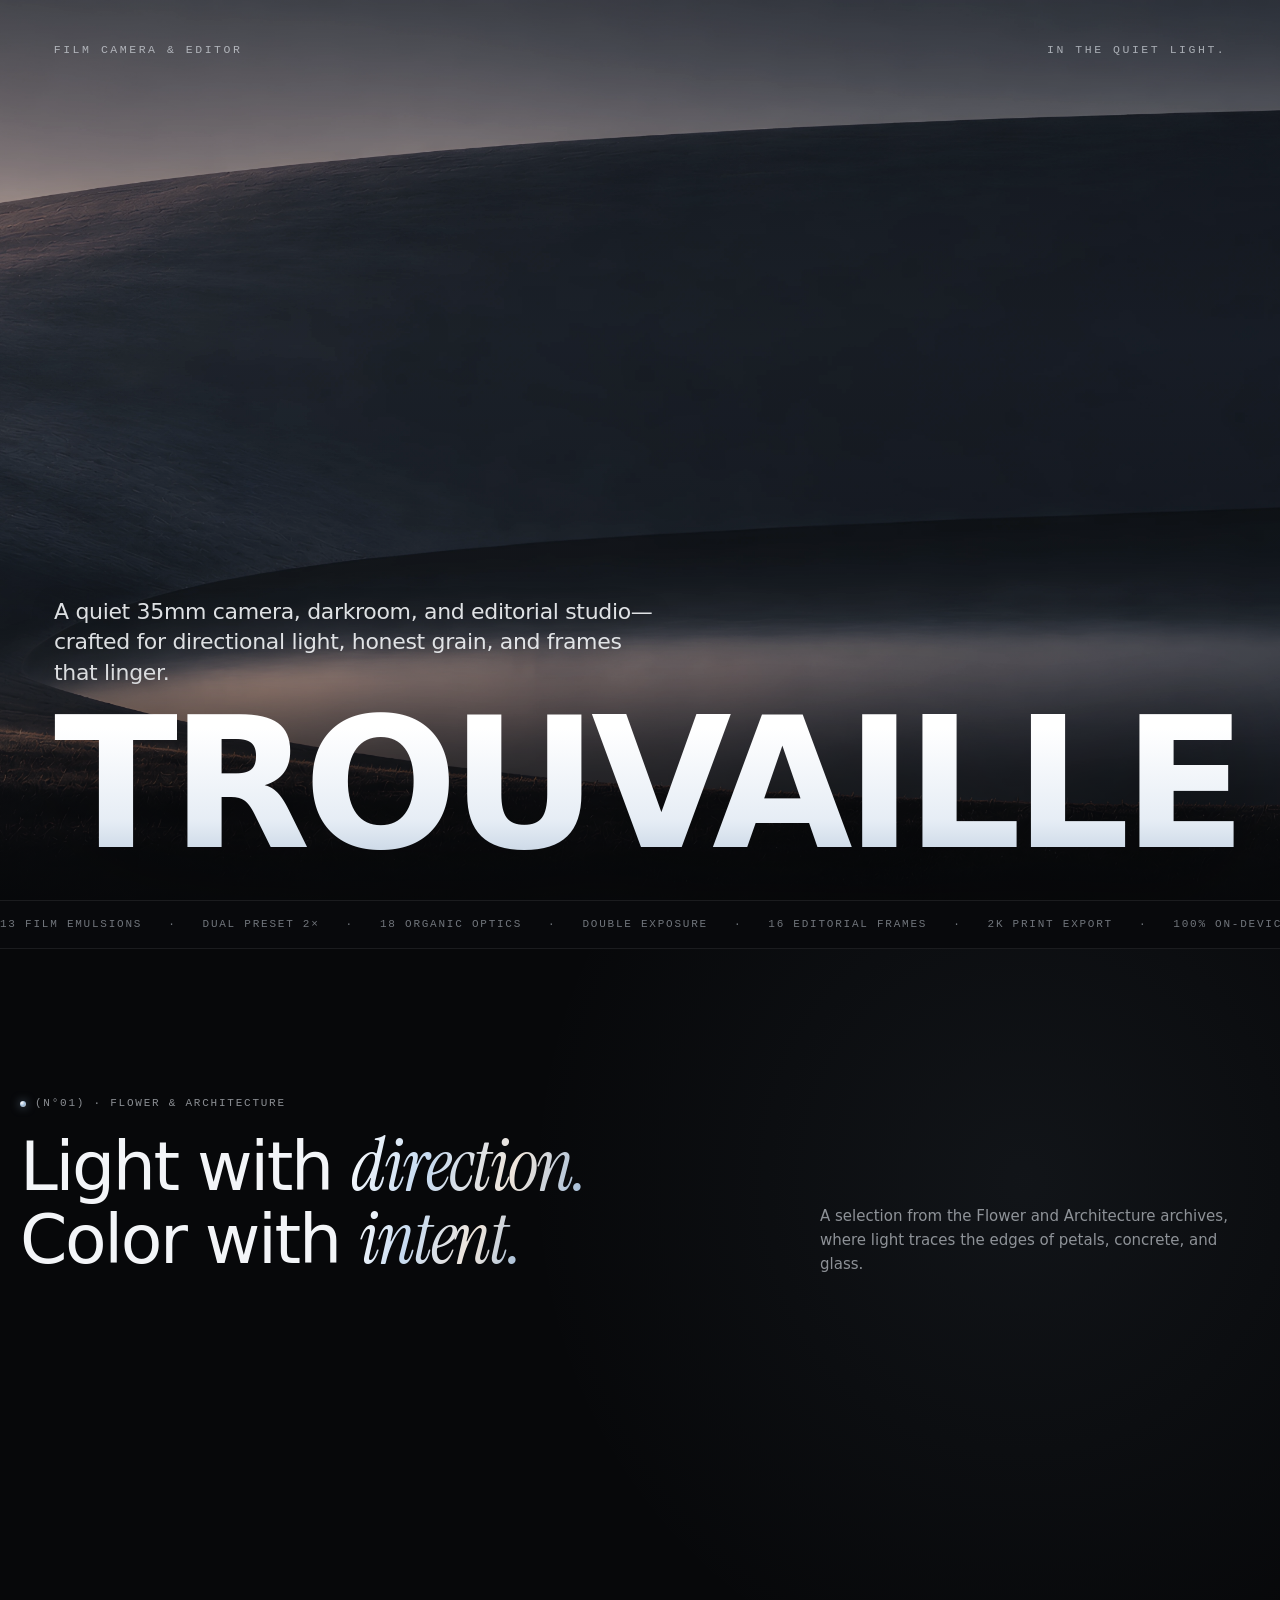
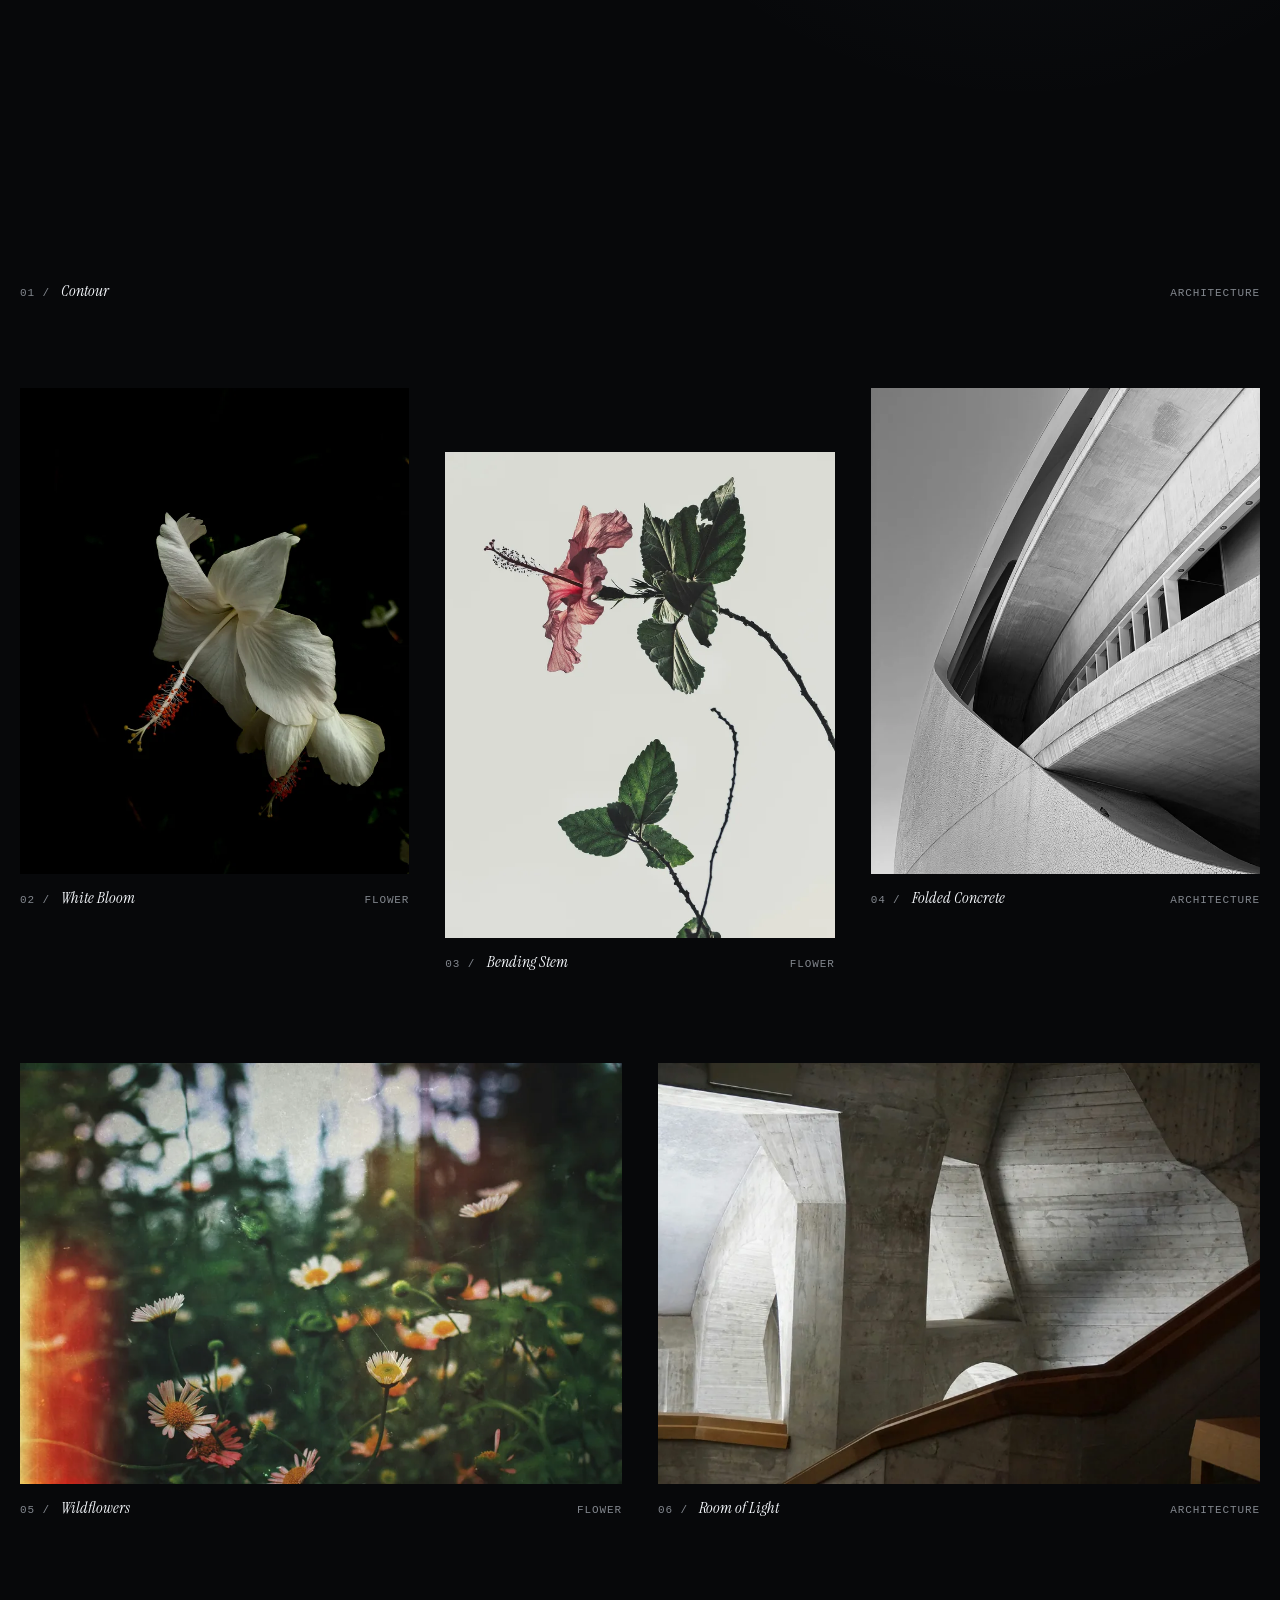
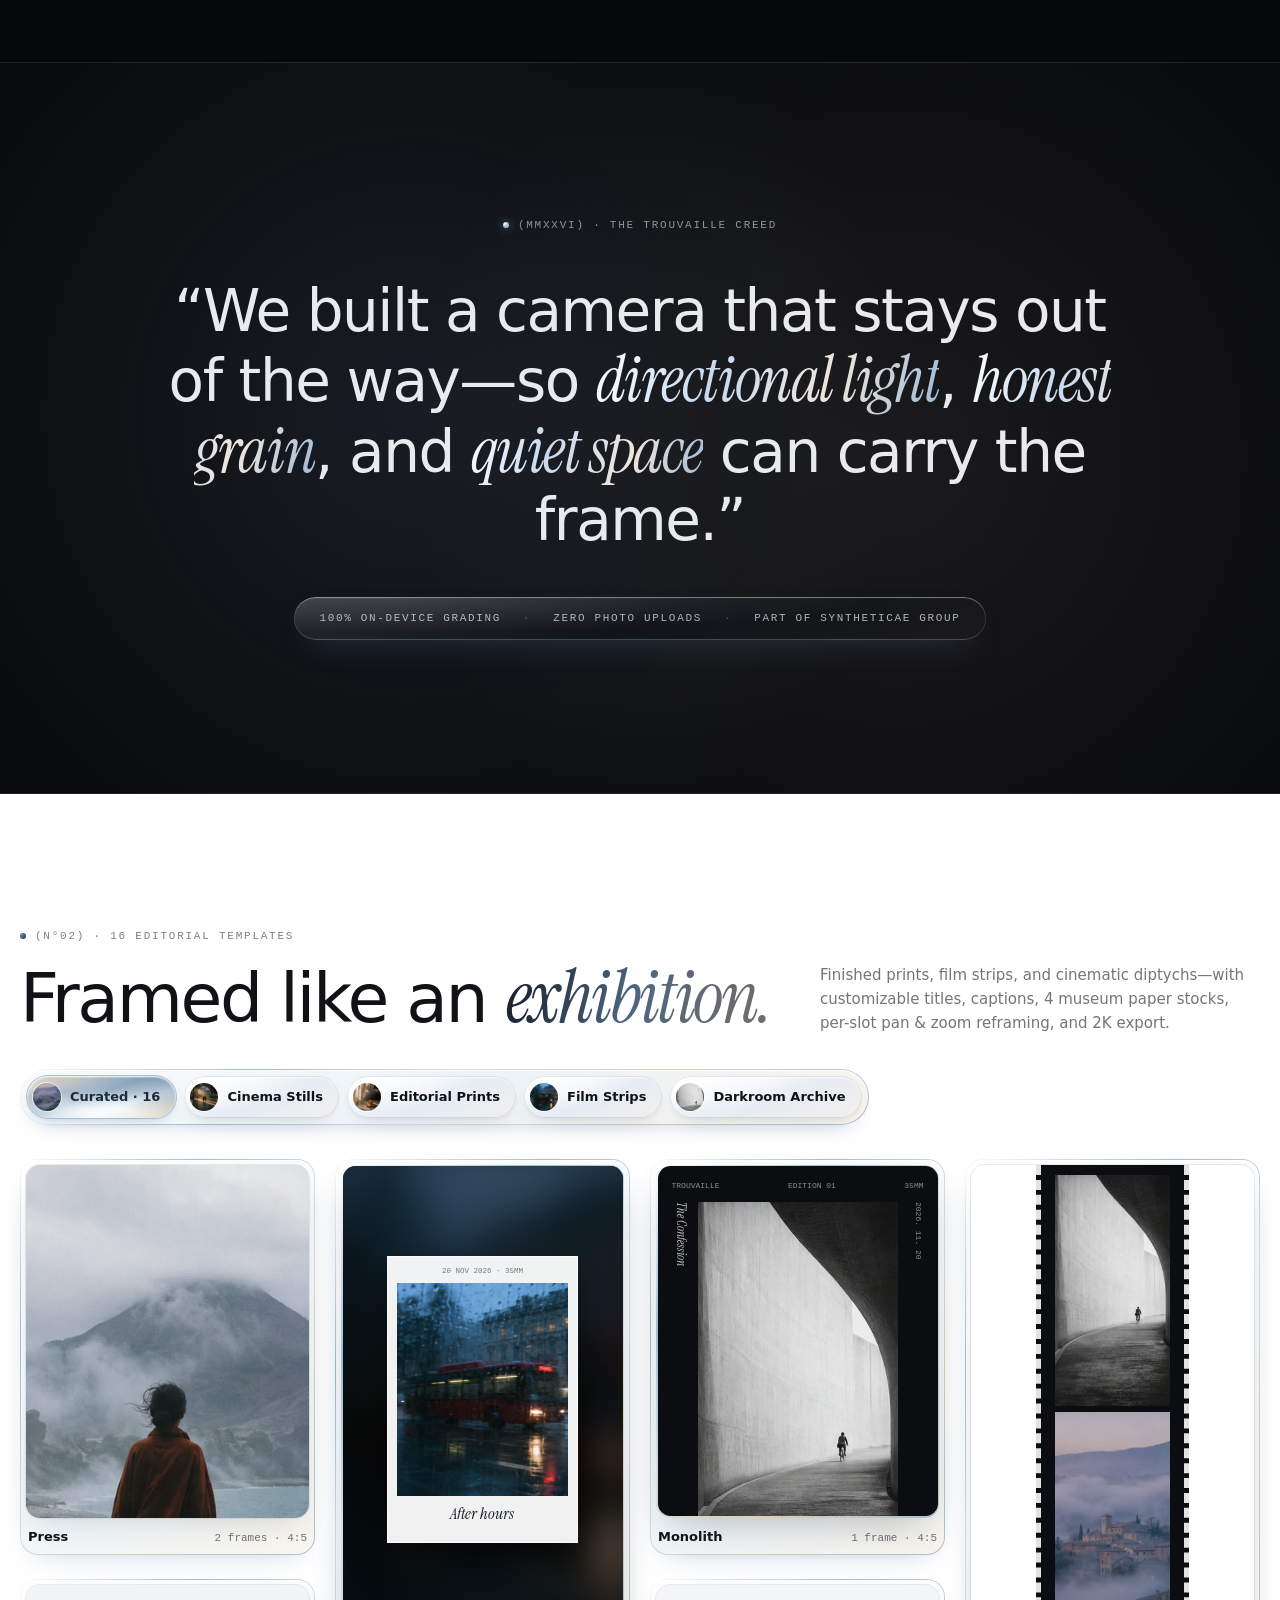
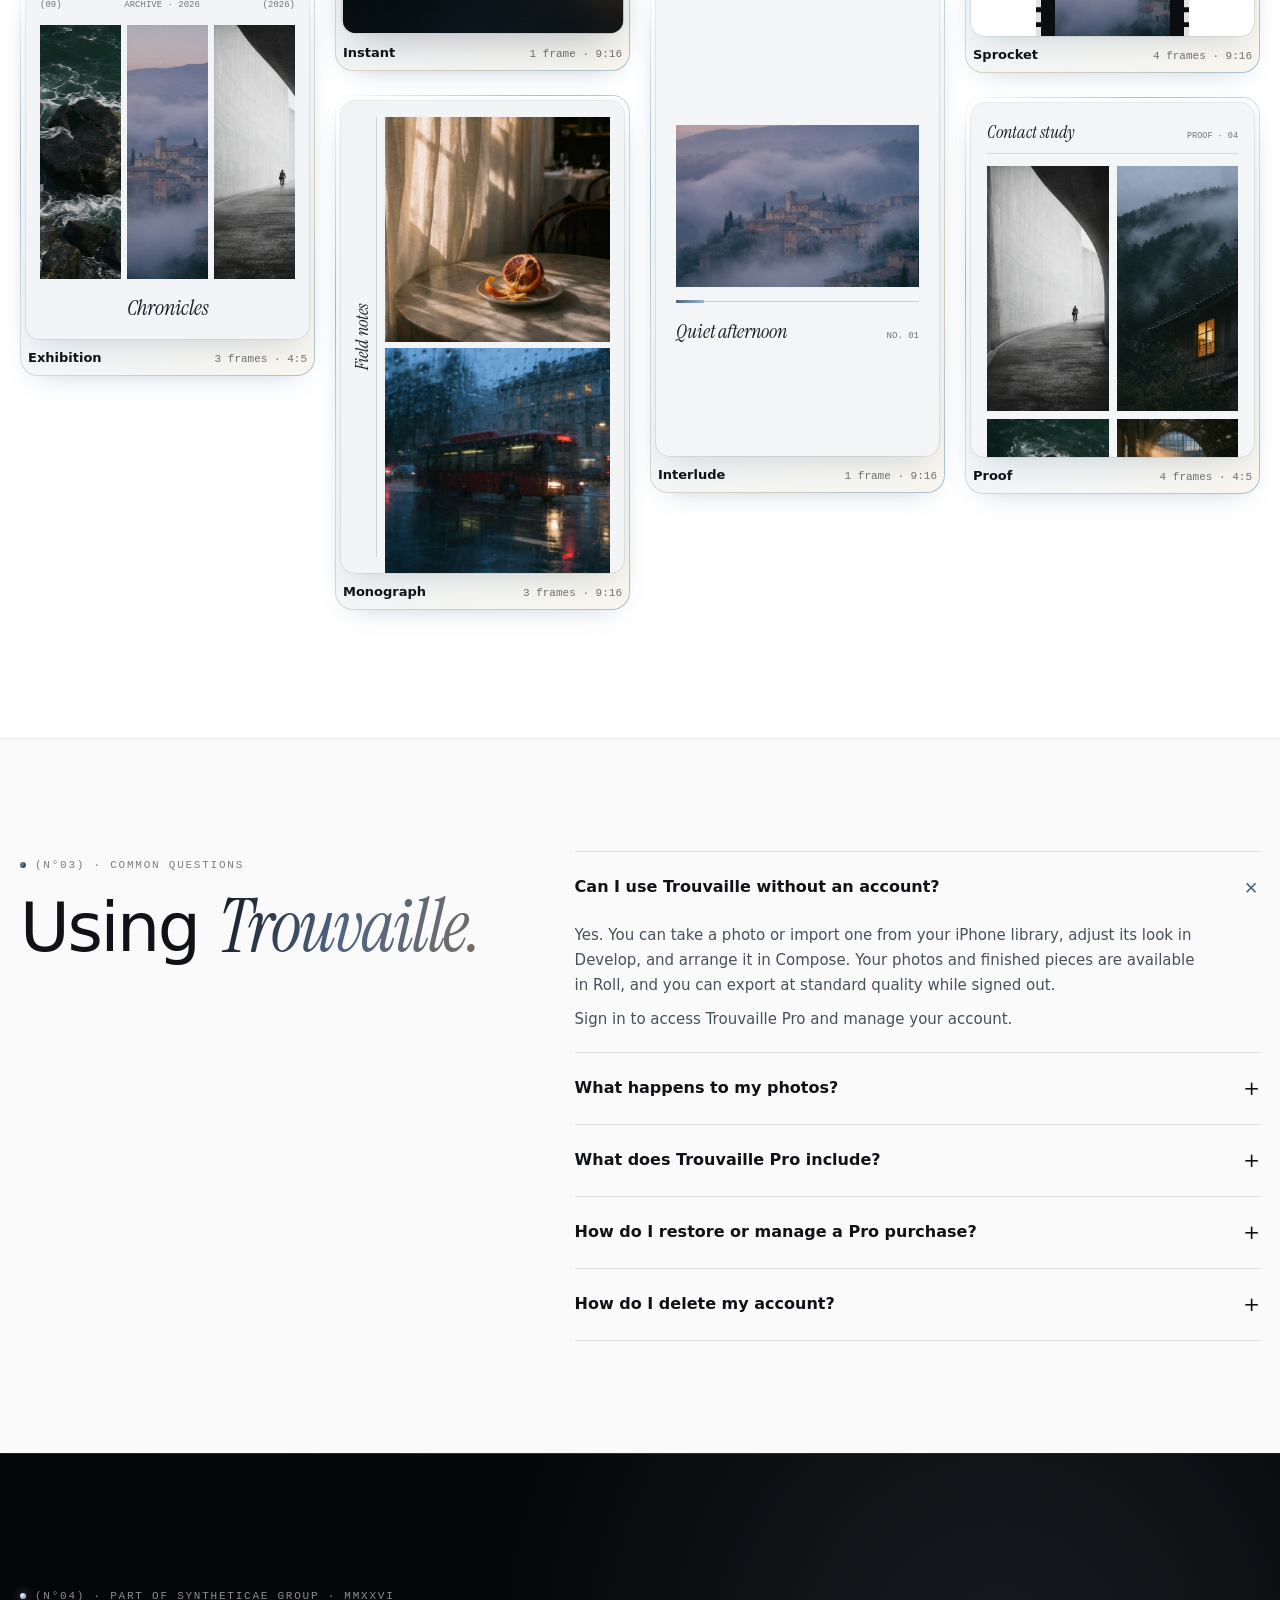
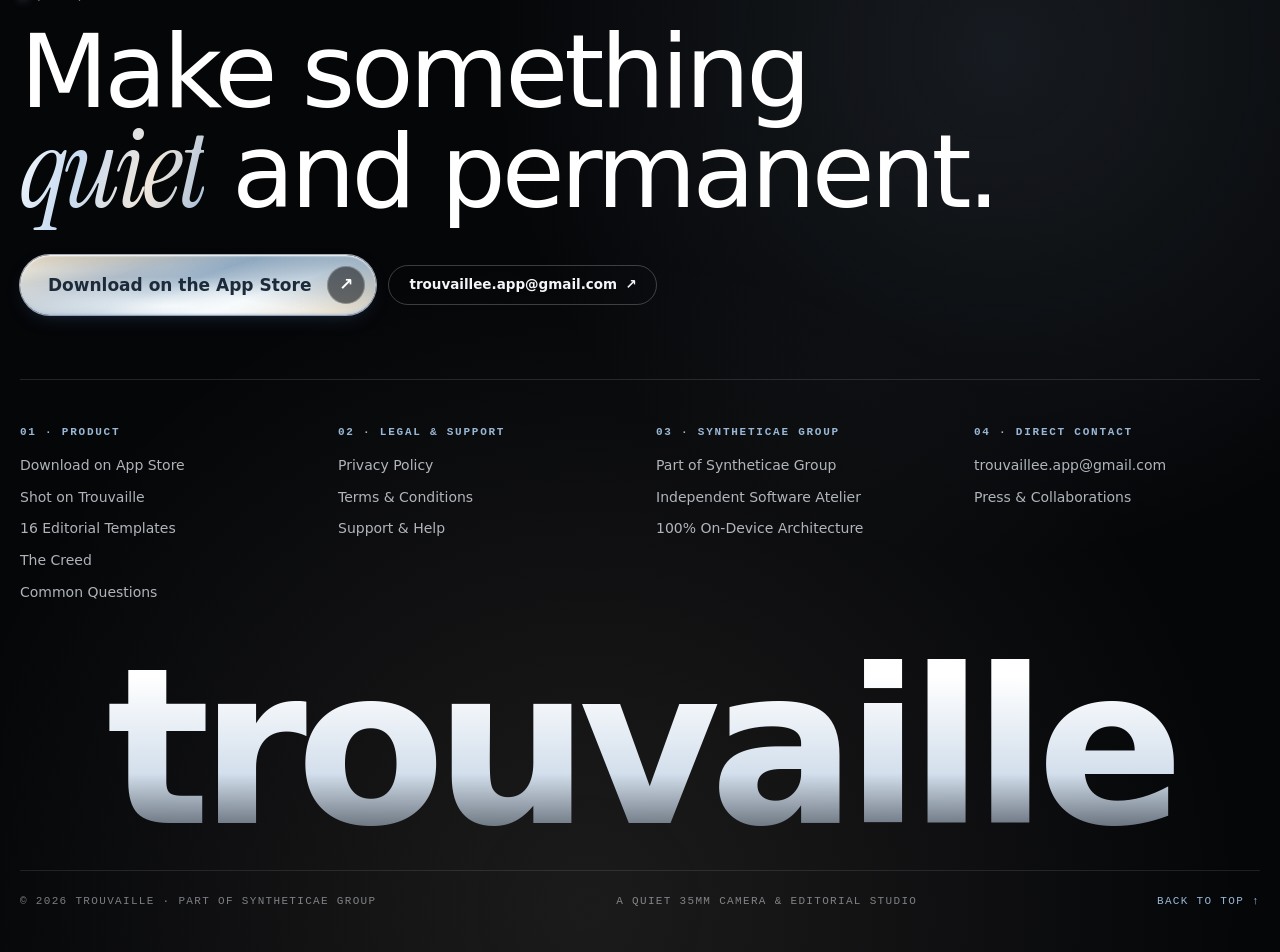
<file: index.html>
<!doctype html>
<html lang="en">
  <head>
    <meta charset="UTF-8" />
    <meta name="viewport" content="width=device-width, initial-scale=1.0" />
    <title>Trouvaille: Camera &amp; Editor</title>
    <meta
      name="description"
      content="Trouvaille is a film camera, photo editor, and composition studio for iPhone."
    />
    <meta property="og:title" content="Trouvaille: Camera &amp; Editor" />
    <meta
      property="og:description"
      content="Preview film looks as you shoot, develop your photos on your iPhone, and compose them as prints or strips."
    />
    <meta property="og:image" content="assets/photos/herosection.webp" />
    <meta property="og:url" content="https://trouvaille-web.trouvaillee-app.workers.dev/" />
    <link rel="canonical" href="https://trouvaille-web.trouvaillee-app.workers.dev/" />
    <link rel="icon" type="image/png" sizes="192x192" href="/assets/icon-192.png" />
    <link rel="stylesheet" href="styles.css" />
  </head>
  <body>
    <!-- Top 2px Scroll Progress Bar -->
    <div class="progress-bar" id="progressBar" aria-hidden="true">
      <div class="progress-bar__fill" id="progressFill"></div>
    </div>

    <!-- Floating Liquid Glass Wide Pill Navbar (Reveals past Hero) -->
    <header class="floating-nav" id="floatingNav" aria-label="Primary Navigation">
      <nav class="floating-nav__inner liquid-glass-clear">
        <a href="#top" class="floating-nav__brand" aria-label="Trouvaille home">
          <span class="floating-nav__word">Trouvaille</span>
        </a>
        <div class="floating-nav__links">
          <a href="#stills" data-nav="stills">Stills</a>
          <a href="#gallery" data-nav="gallery">Templates</a>
          <a href="#creed" data-nav="creed">Craft</a>
          <a href="#faq" data-nav="faq">FAQ</a>
        </div>
        <a href="https://apps.apple.com/id/app/trouvaille-camera-editor/id6837070541" target="_blank" rel="noopener noreferrer" class="pill-btn chromatic-metal floating-nav__cta">
          <span>App Store</span>
          <span aria-hidden="true">↗</span>
        </a>
      </nav>
    </header>

    <main id="top">
      <!-- ───────────── SECTION 01: HERO ───────────── -->
      <section class="hero" id="hero">
        <div class="hero__bg" id="heroBg" aria-hidden="true">
          <img src="assets/photos/herosection.webp" alt="" fetchpriority="high" />
          <div class="hero__scrim"></div>
        </div>

        <div class="hero__topline">
          <span>Film Camera &amp; Editor</span>
          <span>In the quiet light.</span>
        </div>

        <!-- Bottom Architectural Block: Quiet Tagline + Monumental Wordmark -->
        <div class="hero__bottom" id="heroText">
          <p class="hero__tagline">
            A quiet 35mm camera, darkroom, and editorial studio—crafted for directional light, honest grain, and frames that linger.
          </p>
          <h1 class="hero__wordmark">TROUVAILLE</h1>
        </div>
      </section>

      <!-- ───────────── SUBTLE EDITORIAL MARQUEE ───────────── -->
      <section class="marquee" aria-hidden="true">
        <div class="marquee__track">
          <span>13 Film Emulsions</span><span>·</span>
          <span>Dual Preset 2×</span><span>·</span>
          <span>18 Organic Optics</span><span>·</span>
          <span>Double Exposure</span><span>·</span>
          <span>16 Editorial Frames</span><span>·</span>
          <span>2K Print Export</span><span>·</span>
          <span>100% On-Device</span><span>·</span>
          <span>Part of Syntheticae Group</span><span>·</span>
          <span>13 Film Emulsions</span><span>·</span>
          <span>Dual Preset 2×</span><span>·</span>
          <span>18 Organic Optics</span><span>·</span>
          <span>Double Exposure</span><span>·</span>
          <span>16 Editorial Frames</span><span>·</span>
          <span>2K Print Export</span><span>·</span>
          <span>100% On-Device</span><span>·</span>
          <span>Part of Syntheticae Group</span><span>·</span>
        </div>
      </section>

      <!-- ───────────── SECTION 02: FILM STILLS EXHIBITION ───────────── -->
      <section class="stills-section" id="stills">
        <div class="container">
          <div class="stills-header reveal">
            <div>
              <div class="eyebrow">
                <span class="dot"></span>
                <span>(N°01) · FLOWER &amp; ARCHITECTURE</span>
              </div>
              <h2 class="section-title">
                Light with <em>direction.</em><br />
                Color with <em>intent.</em>
              </h2>
            </div>
            <p class="section-sub">
              A selection from the Flower and Architecture archives, where light traces the edges of petals, concrete, and glass.
            </p>
          </div>

          <figure class="still-hero reveal">
            <img
              class="still-photo"
              src="assets/stills/contour.webp"
              srcset="assets/stills/contour-small.webp 768w, assets/stills/contour.webp 1600w"
              sizes="(max-width: 1320px) calc(100vw - 40px), 1280px"
              width="1600"
              height="670"
              loading="lazy"
              decoding="async"
              alt="Sweeping terracotta cladding around an opening of blue sky."
            />
            <figcaption class="still-caption"><span>01 / <em>Contour</em></span><span>ARCHITECTURE</span></figcaption>
          </figure>

          <div class="stills-triptych reveal">
            <figure class="still-card">
              <img class="still-photo" src="assets/stills/white-bloom.webp" width="720" height="900" loading="lazy" decoding="async" alt="A pale flower with translucent petals against a dark background." />
              <figcaption class="still-caption"><span>02 / <em>White Bloom</em></span><span>FLOWER</span></figcaption>
            </figure>

            <figure class="still-card still-card--offset">
              <img class="still-photo" src="assets/stills/bending-stem.webp" width="720" height="900" loading="lazy" decoding="async" alt="Pink blossoms and a bent green stem on a pale backdrop." />
              <figcaption class="still-caption"><span>03 / <em>Bending Stem</em></span><span>FLOWER</span></figcaption>
            </figure>

            <figure class="still-card">
              <img class="still-photo" src="assets/stills/folded-concrete.webp" width="720" height="900" loading="lazy" decoding="async" alt="Curving concrete ramps in black and white, seen from below." />
              <figcaption class="still-caption"><span>04 / <em>Folded Concrete</em></span><span>ARCHITECTURE</span></figcaption>
            </figure>
          </div>

          <div class="stills-diptych reveal">
            <figure class="still-card">
              <img class="still-photo" src="assets/stills/wildflowers.webp" width="960" height="672" loading="lazy" decoding="async" alt="Wildflowers in a wooded clearing with an amber light leak at the edge." />
              <figcaption class="still-caption"><span>05 / <em>Wildflowers</em></span><span>FLOWER</span></figcaption>
            </figure>

            <figure class="still-card">
              <img class="still-photo" src="assets/stills/room-of-light.webp" width="960" height="672" loading="lazy" decoding="async" alt="Light falling between textured concrete walls and a dark timber railing." />
              <figcaption class="still-caption"><span>06 / <em>Room of Light</em></span><span>ARCHITECTURE</span></figcaption>
            </figure>
          </div>
        </div>
      </section>

      <!-- ───────────── SECTION 03: TROUVAILLE CREED ───────────── -->
      <section class="creed-section" id="creed">
        <div class="container creed-inner reveal">
          <div class="eyebrow">
            <span class="dot"></span>
            <span>(MMXXVI) · THE TROUVAILLE CREED</span>
          </div>
          <blockquote class="creed-quote">
            “We built a camera that stays out of the way—so <em>directional light</em>,
            <em>honest grain</em>, and <em>quiet space</em> can carry the frame.”
          </blockquote>
          <div class="creed-tenets liquid-glass">
            <span>100% On-Device Grading</span>
            <span class="creed-sep">·</span>
            <span>Zero Photo Uploads</span>
            <span class="creed-sep">·</span>
            <span>Part of Syntheticae Group</span>
          </div>
        </div>
      </section>

      <!-- ───────────── SECTION 04: TEMPLATE GALLERY ───────────── -->
      <section class="gallery-section" id="gallery">
        <div class="container">
          <div class="gallery-head reveal">
            <div>
              <div class="eyebrow eyebrow--light">
                <span class="dot"></span>
                <span>(N°02) · 16 EDITORIAL TEMPLATES</span>
              </div>
              <h2 class="section-title section-title--dark">
                Framed like an <em>exhibition.</em>
              </h2>
            </div>
            <p class="section-sub section-sub--dark">
              Finished prints, film strips, and cinematic diptychs—with customizable titles,
              captions, 4 museum paper stocks, per-slot pan &amp; zoom reframing, and 2K export.
            </p>
          </div>

          <div class="cosmos-bar reveal" id="galleryFilters" role="group" aria-label="Template categories">
            <button type="button" class="cosmos-pill liquid-glass-light is-active" data-filter="all" aria-pressed="true">
              <img src="assets/photos/hill-village.jpg" alt="" />
              <span>Curated · 16</span>
            </button>
            <button type="button" class="cosmos-pill liquid-glass-light" data-filter="cinema" aria-pressed="false">
              <img src="assets/photos/last-train.jpg" alt="" />
              <span>Cinema Stills</span>
            </button>
            <button type="button" class="cosmos-pill liquid-glass-light" data-filter="editorial" aria-pressed="false">
              <img src="assets/photos/blood-orange.jpg" alt="" />
              <span>Editorial Prints</span>
            </button>
            <button type="button" class="cosmos-pill liquid-glass-light" data-filter="strip" aria-pressed="false">
              <img src="assets/photos/rain-bus.jpg" alt="" />
              <span>Film Strips</span>
            </button>
            <button type="button" class="cosmos-pill liquid-glass-light" data-filter="archive" aria-pressed="false">
              <img src="assets/photos/concrete-passage.jpg" alt="" />
              <span>Darkroom Archive</span>
            </button>
          </div>

          <div class="museum-grid reveal" id="museumGrid">
            <article class="museum-item" data-cat="cinema">
              <div class="tpl-art tpl-press">
                <img src="assets/photos/volcanic-shore.jpg" alt="Press template upper still" loading="lazy" />
                <div class="tpl-press__band">
                  <small>DIRECTED BY YOU · AUTUMN ISSUE</small>
                  <strong>After the rain</strong>
                </div>
                <img src="assets/photos/last-train.jpg" alt="Press template lower still" loading="lazy" />
              </div>
              <div class="museum-meta"><strong>Press</strong><span>2 frames · 4:5</span></div>
            </article>

            <article class="museum-item" data-cat="editorial">
              <div class="tpl-art tpl-exhibition">
                <div class="tpl-exhibition__top"><span>(09)</span><span>ARCHIVE · 2026</span><span>(2026)</span></div>
                <div class="tpl-exhibition__row">
                  <img src="assets/photos/tideline.jpg" alt="" loading="lazy" />
                  <img src="assets/photos/hill-village.jpg" alt="" loading="lazy" />
                  <img src="assets/photos/concrete-passage.jpg" alt="" loading="lazy" />
                </div>
                <div class="tpl-exhibition__title">Chronicles</div>
              </div>
              <div class="museum-meta"><strong>Exhibition</strong><span>3 frames · 4:5</span></div>
            </article>

            <article class="museum-item" data-cat="strip">
              <div class="tpl-art tpl-art--chromatic"><div class="tpl-instant">
                <img src="assets/photos/rain-bus.jpg" alt="" class="tpl-instant__bg" loading="lazy" />
                <div class="tpl-instant__card">
                  <span>20 NOV 2026 · 35MM</span>
                  <img src="assets/photos/rain-bus.jpg" alt="Instant Polaroid template" loading="lazy" />
                  <em>After hours</em>
                </div>
              </div></div>
              <div class="museum-meta"><strong>Instant</strong><span>1 frame · 9:16</span></div>
            </article>

            <article class="museum-item" data-cat="editorial">
              <div class="tpl-art tpl-monograph">
                <div class="tpl-monograph__rail"><em>Field notes</em></div>
                <div class="tpl-monograph__col">
                  <img src="assets/photos/blood-orange.jpg" alt="" loading="lazy" />
                  <img src="assets/photos/rain-bus.jpg" alt="" loading="lazy" />
                  <img src="assets/photos/last-train.jpg" alt="" loading="lazy" />
                </div>
              </div>
              <div class="museum-meta"><strong>Monograph</strong><span>3 frames · 9:16</span></div>
            </article>

            <article class="museum-item" data-cat="cinema">
              <div class="tpl-art tpl-art--chromatic"><div class="tpl-monolith">
                <div class="tpl-monolith__top"><span>TROUVAILLE</span><span>EDITION 01</span><span>35MM</span></div>
                <div class="tpl-monolith__body">
                  <em class="tpl-monolith__left">The Confession</em>
                  <img src="assets/photos/concrete-passage.jpg" alt="Monolith poster template" loading="lazy" />
                  <span class="tpl-monolith__right">2026. 11. 20</span>
                </div>
              </div></div>
              <div class="museum-meta"><strong>Monolith</strong><span>1 frame · 4:5</span></div>
            </article>

            <article class="museum-item" data-cat="editorial">
              <div class="tpl-art tpl-interlude">
                <img src="assets/photos/hill-village.jpg" alt="Interlude story template" loading="lazy" />
                <div class="tpl-interlude__rule"><span></span></div>
                <div class="tpl-interlude__foot"><em>Quiet afternoon</em><small>NO. 01</small></div>
              </div>
              <div class="museum-meta"><strong>Interlude</strong><span>1 frame · 9:16</span></div>
            </article>

            <article class="museum-item" data-cat="strip">
              <div class="tpl-art tpl-sprocket">
                <div class="tpl-sprocket__strip">
                  <img src="assets/photos/concrete-passage.jpg" alt="" loading="lazy" />
                  <img src="assets/photos/hill-village.jpg" alt="" loading="lazy" />
                  <img src="assets/photos/tideline.jpg" alt="" loading="lazy" />
                  <img src="assets/photos/last-train.jpg" alt="" loading="lazy" />
                </div>
              </div>
              <div class="museum-meta"><strong>Sprocket</strong><span>4 frames · 9:16</span></div>
            </article>

            <article class="museum-item" data-cat="archive">
              <div class="tpl-art tpl-proof">
                <div class="tpl-proof__head"><em>Contact study</em><span>PROOF · 04</span></div>
                <div class="tpl-proof__grid">
                  <img src="assets/photos/concrete-passage.jpg" alt="" loading="lazy" />
                  <img src="assets/photos/lit-window.jpg" alt="" loading="lazy" />
                  <img src="assets/photos/tideline.jpg" alt="" loading="lazy" />
                  <img src="assets/photos/last-train.jpg" alt="" loading="lazy" />
                </div>
              </div>
              <div class="museum-meta"><strong>Proof</strong><span>4 frames · 4:5</span></div>
            </article>
          </div>
        </div>
      </section>

      <!-- ───────────── SECTION 05: FAQ ACCORDION ───────────── -->
      <section class="faq-section" id="faq">
        <div class="container faq-wrap">
          <div class="reveal">
            <div class="eyebrow eyebrow--light">
              <span class="dot"></span>
              <span>(N°03) · COMMON QUESTIONS</span>
            </div>
            <h2 class="section-title section-title--dark">
              Using <em>Trouvaille.</em>
            </h2>
          </div>

          <div class="faq-list reveal" id="faqList">
            <div class="faq-item is-open">
              <button type="button" class="faq-q" aria-expanded="true" aria-controls="faq-account">
                <span>Can I use Trouvaille without an account?</span>
                <span class="faq-icon" aria-hidden="true">+</span>
              </button>
              <div class="faq-a" id="faq-account">
                <div class="faq-a__body">
                  <p>Yes. You can take a photo or import one from your iPhone library, adjust its look in Develop, and arrange it in Compose. Your photos and finished pieces are available in Roll, and you can export at standard quality while signed out.</p>
                  <p>Sign in to access Trouvaille Pro and manage your account.</p>
                </div>
              </div>
            </div>

            <div class="faq-item">
              <button type="button" class="faq-q" aria-expanded="false" aria-controls="faq-uploads">
                <span>What happens to my photos?</span>
                <span class="faq-icon" aria-hidden="true">+</span>
              </button>
              <div class="faq-a" id="faq-uploads" inert>
                <div class="faq-a__body">
                  <p>Trouvaille processes your photos on your iPhone. When you save or share an export, you choose where it goes.</p>
                  <p>The <a href="privacy.html" class="text-link">Privacy Policy</a> explains how Trouvaille handles account and purchase data.</p>
                </div>
              </div>
            </div>

            <div class="faq-item">
              <button type="button" class="faq-q" aria-expanded="false" aria-controls="faq-pro">
                <span>What does Trouvaille Pro include?</span>
                <span class="faq-icon" aria-hidden="true">+</span>
              </button>
              <div class="faq-a" id="faq-pro" inert>
                <div class="faq-a__body">
                  <p>Pro adds Dual Preset, which lets you layer two looks, and full-resolution photo export in Develop. The camera, standard editing tools, and composition layouts are available without Pro.</p>
                  <p>Pro plans include monthly and yearly subscriptions and a one-time Lifetime purchase. The Trouvaille Pro screen shows the plans, billing periods, and prices provided by the App Store for your region.</p>
                </div>
              </div>
            </div>

            <div class="faq-item">
              <button type="button" class="faq-q" aria-expanded="false" aria-controls="faq-restore">
                <span>How do I restore or manage a Pro purchase?</span>
                <span class="faq-icon" aria-hidden="true">+</span>
              </button>
              <div class="faq-a" id="faq-restore" inert>
                <div class="faq-a__body">
                  <p>Sign in to Trouvaille and go to <strong>Profile → Trouvaille Pro → Restore Purchases</strong>. Make sure your iPhone is using the Apple Account that made the original purchase.</p>
                  <p>You can manage or cancel a subscription from your Apple Account. See the <a href="terms.html" class="text-link">Terms &amp; Conditions</a> for details on renewal, cancellation, and refunds.</p>
                </div>
              </div>
            </div>

            <div class="faq-item">
              <button type="button" class="faq-q" aria-expanded="false" aria-controls="faq-delete">
                <span>How do I delete my account?</span>
                <span class="faq-icon" aria-hidden="true">+</span>
              </button>
              <div class="faq-a" id="faq-delete" inert>
                <div class="faq-a__body">
                  <p>While signed in, go to <strong>Profile → Account → Delete Account</strong> and confirm. This removes your Trouvaille account and profile. You can remove photos and compositions from Roll separately.</p>
                  <p>If you have a subscription, manage it through Apple to stop future renewals. The <a href="privacy.html#choices" class="text-link">Privacy Policy</a> explains what happens to your data and how to contact support if you cannot sign in.</p>
                </div>
              </div>
            </div>
          </div>
        </div>
      </section>
    </main>

    <!-- ───────────── SECTION 06: MEGA ARCHITECTURAL FOOTER (SYNTHETICAE GROUP) ───────────── -->
    <footer class="mega-footer" id="contact">
      <div class="container">
        <div class="footer-hero reveal">
          <div class="eyebrow">
            <span class="dot"></span>
            <span>(N°04) · PART OF SYNTHETICAE GROUP · MMXXVI</span>
          </div>
          <h2 class="footer-title">
            Make something<br />
            <em>quiet</em> and permanent.
          </h2>
          <div class="footer-cta-row" id="download">
            <a href="https://apps.apple.com/id/app/trouvaille-camera-editor/id6837070541" target="_blank" rel="noopener noreferrer" class="footer-mail-pill chromatic-metal">
              <span>Download on the App Store</span>
              <span class="footer-mail-pill__icon" aria-hidden="true">↗</span>
            </a>
            <a href="mailto:trouvaillee.app@gmail.com" class="pill-btn pill-btn--ghost">
              <span>trouvaillee.app@gmail.com</span>
              <span aria-hidden="true">↗</span>
            </a>
          </div>
        </div>

        <div class="footer-grid">
          <div>
            <h4>01 · Product</h4>
            <ul>
              <li><a href="https://apps.apple.com/id/app/trouvaille-camera-editor/id6837070541" target="_blank" rel="noopener noreferrer">Download on App Store</a></li>
              <li><a href="#stills">Shot on Trouvaille</a></li>
              <li><a href="#gallery">16 Editorial Templates</a></li>
              <li><a href="#creed">The Creed</a></li>
              <li><a href="#faq">Common Questions</a></li>
            </ul>
          </div>
          <div>
            <h4>02 · Legal &amp; Support</h4>
            <ul>
              <li><a href="privacy.html">Privacy Policy</a></li>
              <li><a href="terms.html">Terms &amp; Conditions</a></li>
              <li><a href="support.html">Support &amp; Help</a></li>
            </ul>
          </div>
          <div>
            <h4>03 · Syntheticae Group</h4>
            <ul>
              <li><a href="https://syntheticae-website.thesyntheticae.workers.dev/" target="_blank" rel="noopener noreferrer">Part of Syntheticae Group</a></li>
              <li><span>Independent Software Atelier</span></li>
              <li><span>100% On-Device Architecture</span></li>
            </ul>
          </div>
          <div>
            <h4>04 · Direct Contact</h4>
            <ul>
              <li><a href="mailto:trouvaillee.app@gmail.com">trouvaillee.app@gmail.com</a></li>
              <li><a href="mailto:trouvaillee.app@gmail.com?subject=Trouvaille%20Press">Press &amp; Collaborations</a></li>
            </ul>
          </div>
        </div>

        <div class="footer-wordmark" aria-hidden="true">trouvaille</div>

        <div class="footer-bottom">
          <span>© 2026 Trouvaille · Part of Syntheticae Group</span>
          <span class="footer-bottom__mid">A quiet 35mm camera &amp; editorial studio</span>
          <a href="#top" class="footer-top-link">Back to top ↑</a>
        </div>
      </div>
    </footer>

    <script src="script.js"></script>
  </body>
</html>
</file>
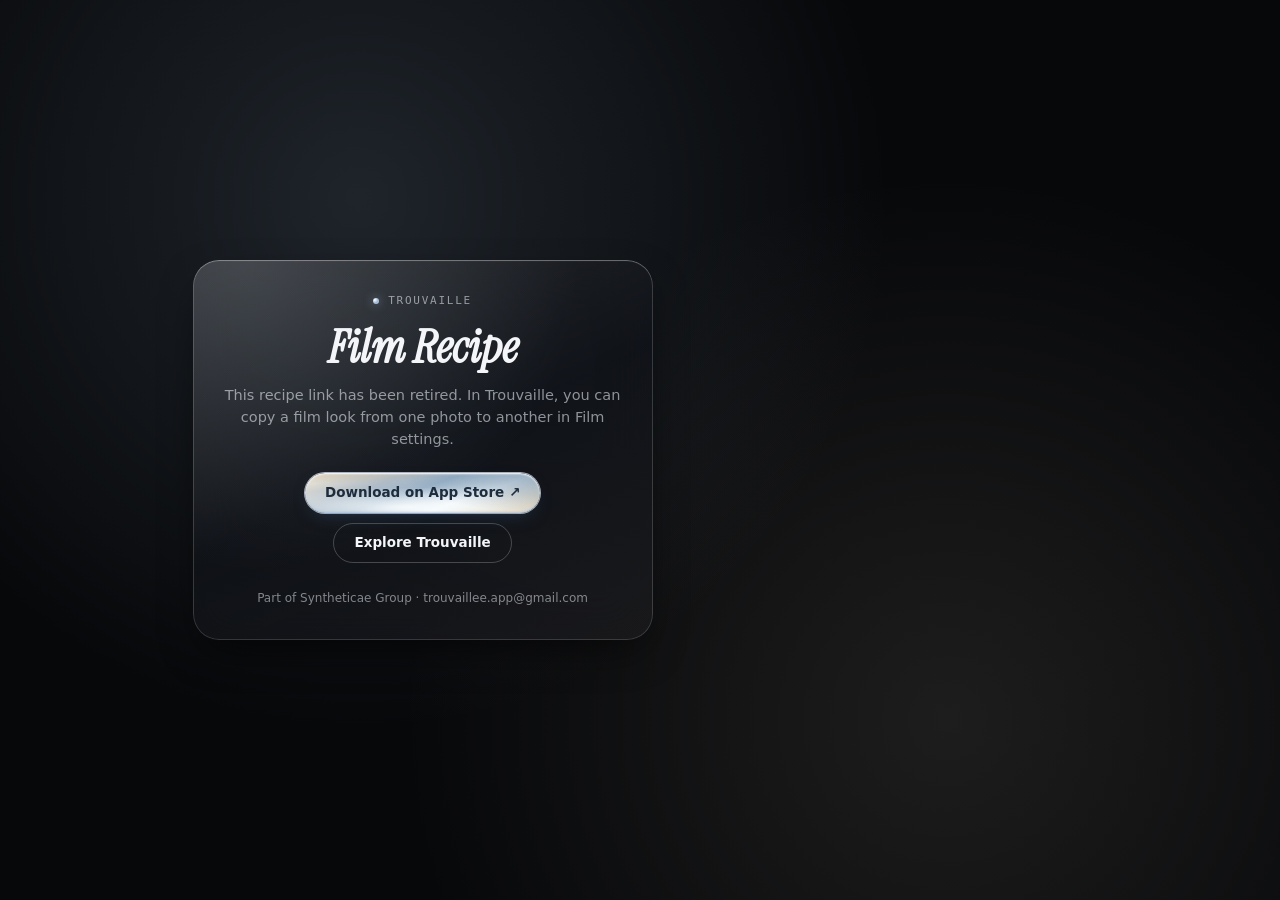
<file: r/index.html>
<!doctype html>
<html lang="en">
  <head>
    <meta charset="UTF-8" />
    <meta name="viewport" content="width=device-width, initial-scale=1.0" />
    <title>Film Recipe | Trouvaille</title>
    <meta name="description" content="Trouvaille film recipes can be copied between photos in the app." />
    <link rel="icon" type="image/png" sizes="192x192" href="/assets/icon-192.png" />
    <link rel="stylesheet" href="/styles.css" />
  </head>
  <body class="recipe-page-body">
    <main class="recipe-landing">
      <div class="recipe-card liquid-glass">
        <div class="eyebrow">
          <span class="dot"></span>
          <span>TROUVAILLE</span>
        </div>
        <h1 class="recipe-landing__title">Film Recipe</h1>
        <p class="recipe-landing__sub">
          This recipe link has been retired. In Trouvaille, you can copy a film look from one photo to another in Film settings.
        </p>
        <div class="recipe-landing__actions">
          <a href="https://apps.apple.com/id/app/trouvaille-camera-editor/id6837070541" target="_blank" rel="noopener noreferrer" class="pill-btn chromatic-metal">Download on App Store ↗</a>
          <a href="/" class="pill-btn pill-btn--ghost">Explore Trouvaille</a>
        </div>
        <p class="recipe-landing__foot">
          Part of Syntheticae Group · <a href="mailto:trouvaillee.app@gmail.com">trouvaillee.app@gmail.com</a>
        </p>
      </div>
    </main>
  </body>
</html>
</file>
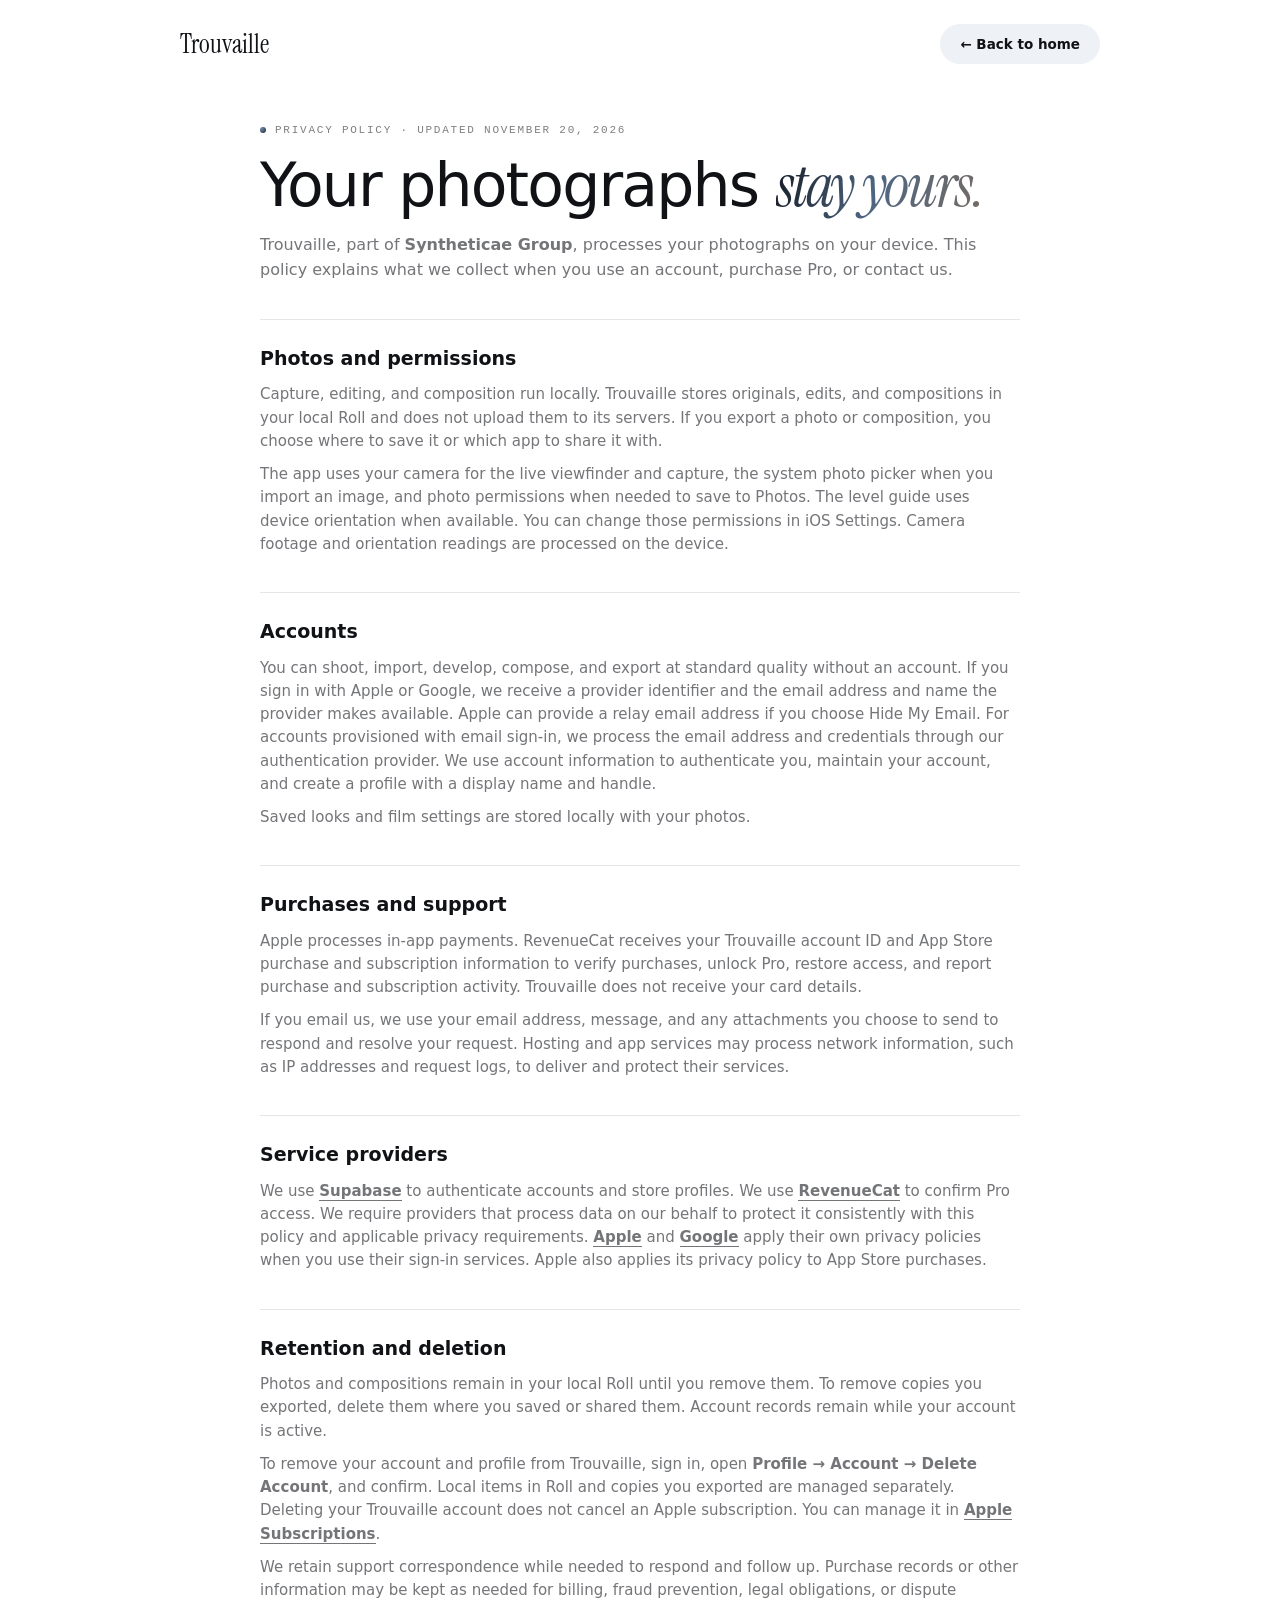
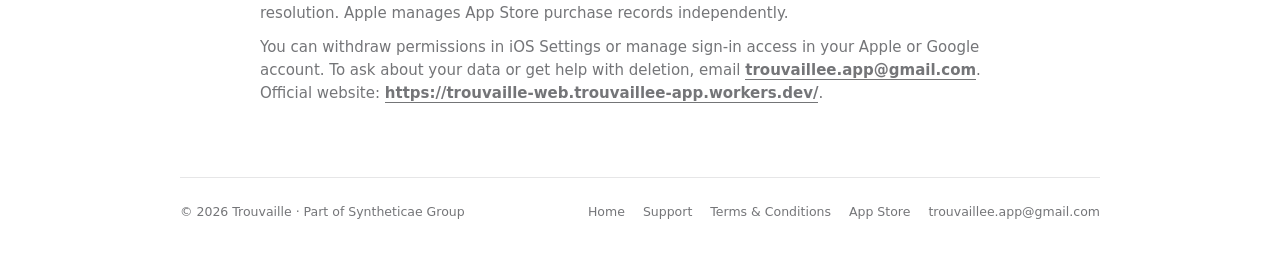
<file: privacy.html>
<!doctype html>
<html lang="en">
  <head>
    <meta charset="UTF-8" />
    <meta name="viewport" content="width=device-width, initial-scale=1.0" />
    <title>Privacy Policy | Trouvaille</title>
    <meta name="description" content="What Trouvaille stores on your device and how it handles accounts, purchases, and deletion." />
    <link rel="canonical" href="https://trouvaille-web.trouvaillee-app.workers.dev/privacy" />
    <link rel="icon" type="image/png" sizes="192x192" href="/assets/icon-192.png" />
    <link rel="stylesheet" href="styles.css" />
    <style>
      .legal-section p + p { margin-top: 10px; }
      .subpage-footer__links { flex-wrap: wrap; }
    </style>
  </head>
  <body class="subpage-body">
    <header class="subpage-nav">
      <a href="index.html" class="subpage-brand">
        <span>Trouvaille</span>
      </a>
      <a href="index.html" class="pill-btn pill-btn--light">← Back to home</a>
    </header>

    <main class="legal-main">
      <div class="eyebrow eyebrow--light">
        <span class="dot"></span>
        <span>PRIVACY POLICY · UPDATED NOVEMBER 20, 2026</span>
      </div>
      <h1 class="legal-title">Your photographs <em>stay yours.</em></h1>
      <p class="legal-lead">
        Trouvaille, part of <strong>Syntheticae Group</strong>, processes your photographs on your device. This policy explains what we collect when you use an account, purchase Pro, or contact us.
      </p>

      <section class="legal-section" id="photos">
        <h2>Photos and permissions</h2>
        <p>Capture, editing, and composition run locally. Trouvaille stores originals, edits, and compositions in your local Roll and does not upload them to its servers. If you export a photo or composition, you choose where to save it or which app to share it with.</p>
        <p>The app uses your camera for the live viewfinder and capture, the system photo picker when you import an image, and photo permissions when needed to save to Photos. The level guide uses device orientation when available. You can change those permissions in iOS Settings. Camera footage and orientation readings are processed on the device.</p>
      </section>

      <section class="legal-section" id="account">
        <h2>Accounts</h2>
        <p>You can shoot, import, develop, compose, and export at standard quality without an account. If you sign in with Apple or Google, we receive a provider identifier and the email address and name the provider makes available. Apple can provide a relay email address if you choose Hide My Email. For accounts provisioned with email sign-in, we process the email address and credentials through our authentication provider. We use account information to authenticate you, maintain your account, and create a profile with a display name and handle.</p>
        <p>Saved looks and film settings are stored locally with your photos.</p>
      </section>

      <section class="legal-section" id="purchases">
        <h2>Purchases and support</h2>
        <p>Apple processes in-app payments. RevenueCat receives your Trouvaille account ID and App Store purchase and subscription information to verify purchases, unlock Pro, restore access, and report purchase and subscription activity. Trouvaille does not receive your card details.</p>
        <p>If you email us, we use your email address, message, and any attachments you choose to send to respond and resolve your request. Hosting and app services may process network information, such as IP addresses and request logs, to deliver and protect their services.</p>
      </section>

      <section class="legal-section" id="services">
        <h2>Service providers</h2>
        <p>We use <a href="https://supabase.com/privacy" class="text-link">Supabase</a> to authenticate accounts and store profiles. We use <a href="https://www.revenuecat.com/privacy" class="text-link">RevenueCat</a> to confirm Pro access. We require providers that process data on our behalf to protect it consistently with this policy and applicable privacy requirements. <a href="https://www.apple.com/legal/privacy/" class="text-link">Apple</a> and <a href="https://policies.google.com/privacy" class="text-link">Google</a> apply their own privacy policies when you use their sign-in services. Apple also applies its privacy policy to App Store purchases.</p>
      </section>

      <section class="legal-section" id="choices">
        <h2>Retention and deletion</h2>
        <p>Photos and compositions remain in your local Roll until you remove them. To remove copies you exported, delete them where you saved or shared them. Account records remain while your account is active.</p>
        <p>To remove your account and profile from Trouvaille, sign in, open <strong>Profile → Account → Delete Account</strong>, and confirm. Local items in Roll and copies you exported are managed separately. Deleting your Trouvaille account does not cancel an Apple subscription. You can manage it in <a href="https://apps.apple.com/account/subscriptions" class="text-link">Apple Subscriptions</a>.</p>
        <p>We retain support correspondence while needed to respond and follow up. Purchase records or other information may be kept as needed for billing, fraud prevention, legal obligations, or dispute resolution. Apple manages App Store purchase records independently.</p>
        <p>You can withdraw permissions in iOS Settings or manage sign-in access in your Apple or Google account. To ask about your data or get help with deletion, email <a href="mailto:trouvaillee.app@gmail.com?subject=Trouvaille%20Privacy" class="text-link">trouvaillee.app@gmail.com</a>. Official website: <a href="https://trouvaille-web.trouvaillee-app.workers.dev/" class="text-link">https://trouvaille-web.trouvaillee-app.workers.dev/</a>.</p>
      </section>
    </main>

    <footer class="subpage-footer">
      <span>© 2026 Trouvaille · Part of Syntheticae Group</span>
      <div class="subpage-footer__links">
        <a href="index.html">Home</a>
        <a href="support.html">Support</a>
        <a href="terms.html">Terms &amp; Conditions</a>
        <a href="https://apps.apple.com/id/app/trouvaille-camera-editor/id6837070541" target="_blank" rel="noopener noreferrer">App Store</a>
        <a href="mailto:trouvaillee.app@gmail.com">trouvaillee.app@gmail.com</a>
      </div>
    </footer>
  </body>
</html>
</file>
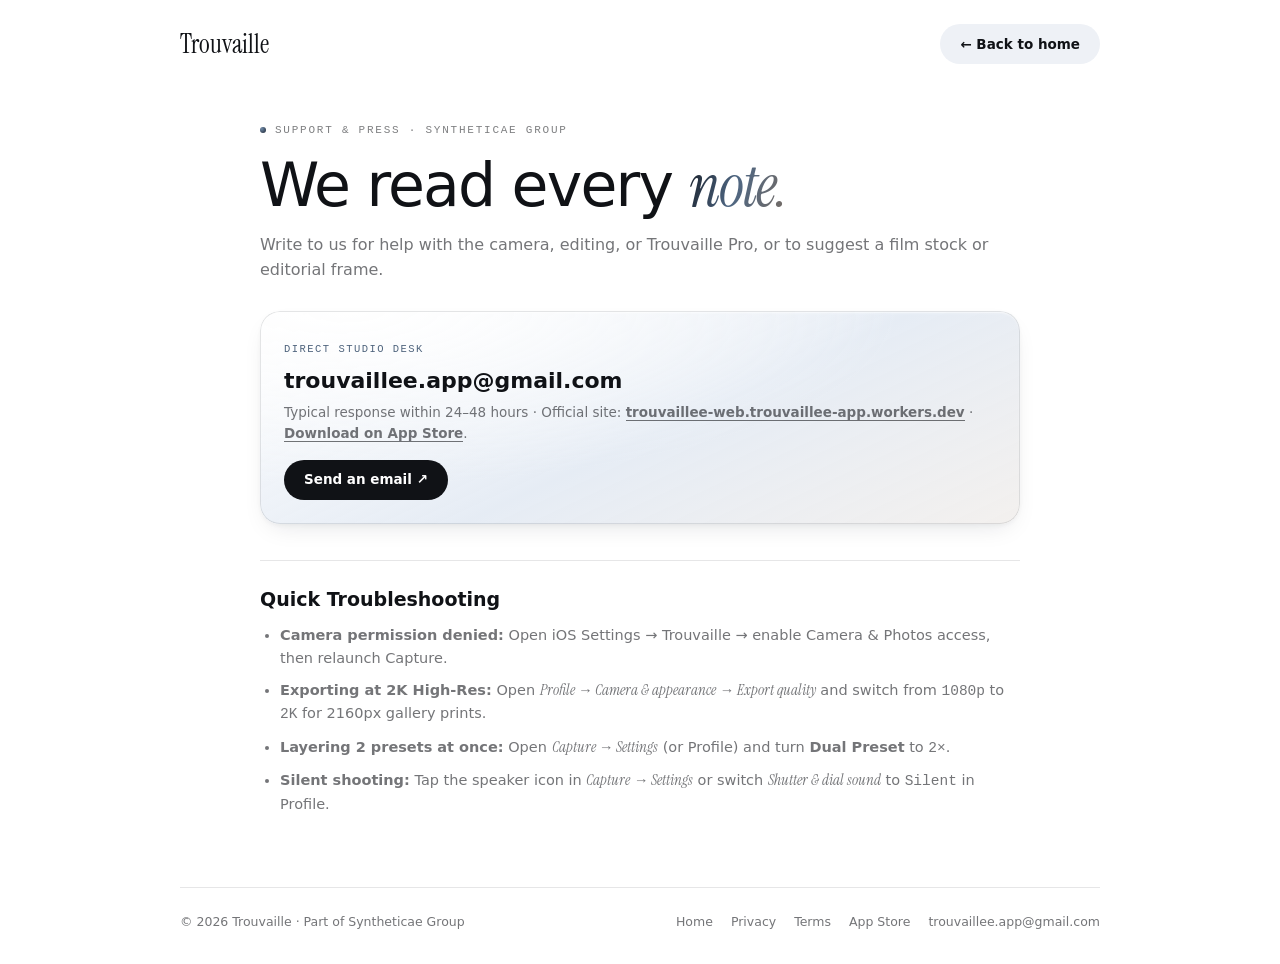
<file: support.html>
<!doctype html>
<html lang="en">
  <head>
    <meta charset="UTF-8" />
    <meta name="viewport" content="width=device-width, initial-scale=1.0" />
    <title>Support | Trouvaille</title>
    <meta name="description" content="Get support for Trouvaille, report bugs, or reach out for press and studio inquiries." />
    <link rel="canonical" href="https://trouvaille-web.trouvaillee-app.workers.dev/support" />
    <link rel="icon" type="image/png" sizes="192x192" href="/assets/icon-192.png" />
    <link rel="stylesheet" href="styles.css" />
  </head>
  <body class="subpage-body">
    <header class="subpage-nav">
      <a href="index.html" class="subpage-brand">
        <span>Trouvaille</span>
      </a>
      <a href="index.html" class="pill-btn pill-btn--light">← Back to home</a>
    </header>

    <main class="legal-main">
      <div class="eyebrow eyebrow--light">
        <span class="dot"></span>
        <span>SUPPORT &amp; PRESS · SYNTHETICAE GROUP</span>
      </div>
      <h1 class="legal-title">We read every <em>note.</em></h1>
      <p class="legal-lead">
        Write to us for help with the camera, editing, or Trouvaille Pro, or to suggest a film stock or editorial frame.
      </p>

      <div class="support-card liquid-glass-light">
        <div>
          <span class="support-card__eyebrow">DIRECT STUDIO DESK</span>
          <h2>trouvaillee.app@gmail.com</h2>
          <p>Typical response within 24–48 hours · Official site: <a href="https://trouvaille-web.trouvaillee-app.workers.dev/" class="text-link">trouvaillee-web.trouvaillee-app.workers.dev</a> · <a href="https://apps.apple.com/id/app/trouvaille-camera-editor/id6837070541" target="_blank" rel="noopener noreferrer" class="text-link">Download on App Store</a>.</p>
        </div>
        <a href="mailto:trouvaillee.app@gmail.com?subject=Trouvaille%20Support" class="pill-btn pill-btn--dark">
          Send an email ↗
        </a>
      </div>

      <section class="legal-section">
        <h2>Quick Troubleshooting</h2>
        <ul class="legal-list">
          <li><strong>Camera permission denied:</strong> Open iOS Settings → Trouvaille → enable Camera &amp; Photos access, then relaunch Capture.</li>
          <li><strong>Exporting at 2K High-Res:</strong> Open <em>Profile → Camera &amp; appearance → Export quality</em> and switch from <code>1080p</code> to <code>2K</code> for 2160px gallery prints.</li>
          <li><strong>Layering 2 presets at once:</strong> Open <em>Capture → Settings</em> (or Profile) and turn <strong>Dual Preset</strong> to <code>2×</code>.</li>
          <li><strong>Silent shooting:</strong> Tap the speaker icon in <em>Capture → Settings</em> or switch <em>Shutter &amp; dial sound</em> to <code>Silent</code> in Profile.</li>
        </ul>
      </section>
    </main>

    <footer class="subpage-footer">
      <span>© 2026 Trouvaille · Part of Syntheticae Group</span>
      <div class="subpage-footer__links">
        <a href="index.html">Home</a>
        <a href="privacy.html">Privacy</a>
        <a href="terms.html">Terms</a>
        <a href="https://apps.apple.com/id/app/trouvaille-camera-editor/id6837070541" target="_blank" rel="noopener noreferrer">App Store</a>
        <a href="mailto:trouvaillee.app@gmail.com">trouvaillee.app@gmail.com</a>
      </div>
    </footer>
  </body>
</html>
</file>
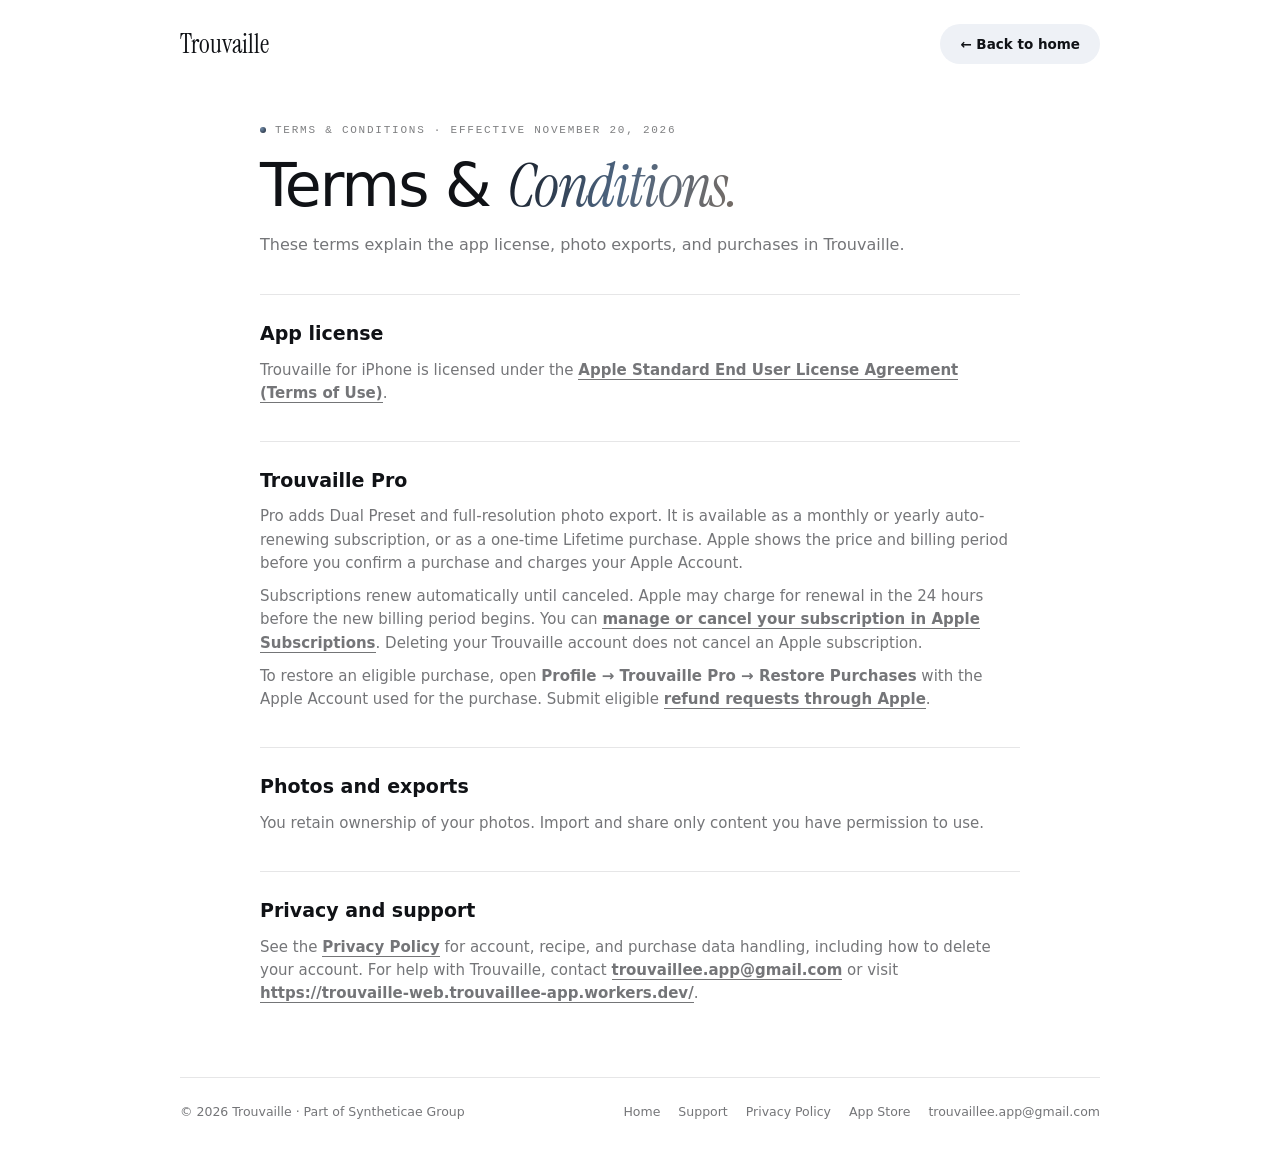
<file: terms.html>
<!doctype html>
<html lang="en">
  <head>
    <meta charset="UTF-8" />
    <meta name="viewport" content="width=device-width, initial-scale=1.0" />
    <title>Terms &amp; Conditions | Trouvaille</title>
    <meta name="description" content="Terms for using Trouvaille on iPhone, including the Apple app license and Trouvaille Pro purchases." />
    <link rel="canonical" href="https://trouvaille-web.trouvaillee-app.workers.dev/terms" />
    <link rel="icon" type="image/png" sizes="192x192" href="/assets/icon-192.png" />
    <link rel="stylesheet" href="styles.css" />
    <style>
      .legal-section p + p { margin-top: 10px; }
      .subpage-footer__links { flex-wrap: wrap; }
    </style>
  </head>
  <body class="subpage-body">
    <header class="subpage-nav">
      <a href="index.html" class="subpage-brand">
        <span>Trouvaille</span>
      </a>
      <a href="index.html" class="pill-btn pill-btn--light">← Back to home</a>
    </header>

    <main class="legal-main">
      <div class="eyebrow eyebrow--light">
        <span class="dot"></span>
        <span>TERMS &amp; CONDITIONS · EFFECTIVE NOVEMBER 20, 2026</span>
      </div>
      <h1 class="legal-title">Terms &amp; <em>Conditions.</em></h1>
      <p class="legal-lead">
        These terms explain the app license, photo exports, and purchases in Trouvaille.
      </p>

      <section class="legal-section" id="license">
        <h2>App license</h2>
        <p>Trouvaille for iPhone is licensed under the <a href="https://www.apple.com/legal/internet-services/itunes/dev/stdeula/" class="text-link">Apple Standard End User License Agreement (Terms of Use)</a>.</p>
      </section>

      <section class="legal-section" id="pro">
        <h2>Trouvaille Pro</h2>
        <p>Pro adds Dual Preset and full-resolution photo export. It is available as a monthly or yearly auto-renewing subscription, or as a one-time Lifetime purchase. Apple shows the price and billing period before you confirm a purchase and charges your Apple Account.</p>
        <p>Subscriptions renew automatically until canceled. Apple may charge for renewal in the 24 hours before the new billing period begins. You can <a href="https://apps.apple.com/account/subscriptions" class="text-link">manage or cancel your subscription in Apple Subscriptions</a>. Deleting your Trouvaille account does not cancel an Apple subscription.</p>
        <p>To restore an eligible purchase, open <strong>Profile → Trouvaille Pro → Restore Purchases</strong> with the Apple Account used for the purchase. Submit eligible <a href="https://reportaproblem.apple.com/" class="text-link">refund requests through Apple</a>.</p>
      </section>

      <section class="legal-section" id="recipes">
        <h2>Photos and exports</h2>
        <p>You retain ownership of your photos. Import and share only content you have permission to use.</p>
      </section>

      <section class="legal-section" id="contact">
        <h2>Privacy and support</h2>
        <p>See the <a href="privacy.html" class="text-link">Privacy Policy</a> for account, recipe, and purchase data handling, including how to delete your account. For help with Trouvaille, contact <a href="mailto:trouvaillee.app@gmail.com" class="text-link">trouvaillee.app@gmail.com</a> or visit <a href="https://trouvaille-web.trouvaillee-app.workers.dev/" class="text-link">https://trouvaille-web.trouvaillee-app.workers.dev/</a>.</p>
      </section>
    </main>

    <footer class="subpage-footer">
      <span>© 2026 Trouvaille · Part of Syntheticae Group</span>
      <div class="subpage-footer__links">
        <a href="index.html">Home</a>
        <a href="support.html">Support</a>
        <a href="privacy.html">Privacy Policy</a>
        <a href="https://apps.apple.com/id/app/trouvaille-camera-editor/id6837070541" target="_blank" rel="noopener noreferrer">App Store</a>
        <a href="mailto:trouvaillee.app@gmail.com">trouvaillee.app@gmail.com</a>
      </div>
    </footer>
  </body>
</html>
</file>
<file: styles.css>
/* ==========================================================================
   TROUVAILLE WEB v3 — Part of Syntheticae Group
   Chromatic Metal & Liquid Glass · Minimalist Hero · Film Stills
   ========================================================================== */

@font-face {
  font-family: "Instrument Serif";
  src: url("assets/fonts/InstrumentSerif-Regular.ttf") format("truetype");
  font-weight: 400;
  font-style: normal;
  font-display: swap;
}
@font-face {
  font-family: "Instrument Serif";
  src: url("assets/fonts/InstrumentSerif-Italic.ttf") format("truetype");
  font-weight: 400;
  font-style: italic;
  font-display: swap;
}

:root {
  --bg-dark: #07080a;
  --bg-creed: #0a0b0e;
  --bg-white: #ffffff;
  --ink-light: #f3f5f8;
  --ink-light-muted: rgba(235, 240, 247, 0.58);
  --ink-dark: #101216;
  --ink-dark-muted: rgba(16, 18, 22, 0.58);

  /* Chromatic Metal Palette (Zero Orange) */
  --chrome-white: #ffffff;
  --chrome-pearl: #e4d6c8;
  --chrome-silver: #cfcfcf;
  --chrome-blue: #9ab7d6;
  --chrome-slate: #4f647d;
  --chrome-deep: #111216;
  --chrome-grad-text: linear-gradient(108deg, #ffffff 0%, #c6daf0 34%, #efe5db 68%, #9cb9d8 100%);
  --chrome-grad-dark-text: linear-gradient(108deg, #121720 0%, #4e6682 48%, #776c63 100%);
  --chrome-border: linear-gradient(135deg, #fbfdff 0%, #a2bdcf 26%, #d6dfe4 48%, #daceb6 73%, #a8c1d2 100%);
  --chrome-surface:
    radial-gradient(ellipse 105% 100% at 14% -28%, rgba(176, 162, 135, 0.78), transparent 55%),
    radial-gradient(ellipse 75% 117% at 100% 5%, rgba(86, 120, 151, 0.58), transparent 78%),
    radial-gradient(ellipse 88% 65% at 43% 85%, rgba(251, 254, 255, 0.87), transparent 75%),
    linear-gradient(161deg, #ebe4d6 6%, #aebbc7 30%, #9db4c9 46%, #eef4f8 67%, #e0d4be 91%, #b9cddf 100%);
  --chrome-noise: url("data:image/svg+xml,%3Csvg viewBox='0 0 180 180' xmlns='http://www.w3.org/2000/svg'%3E%3Cfilter id='n'%3E%3CfeTurbulence type='fractalNoise' baseFrequency='0.92' numOctaves='3' stitchTiles='stitch'/%3E%3CfeColorMatrix type='saturate' values='0'/%3E%3C/filter%3E%3Crect width='100%25' height='100%25' filter='url(%23n)' opacity='0.55'/%3E%3C/svg%3E");

  --font-serif: "Instrument Serif", Georgia, "Times New Roman", serif;
  --font-sans: -apple-system, BlinkMacSystemFont, "SF Pro Display", "SF Pro Text", "Inter", system-ui, sans-serif;
  --font-mono: ui-monospace, "SF Mono", Menlo, Monaco, monospace;
  --ease: cubic-bezier(0.22, 1, 0.36, 1);
}

*, *::before, *::after { box-sizing: border-box; margin: 0; padding: 0; }
html { scroll-behavior: smooth; font-size: 16px; }
body {
  background: var(--bg-dark);
  color: var(--ink-light);
  font-family: var(--font-sans);
  line-height: 1.55;
  -webkit-font-smoothing: antialiased;
  overflow-x: hidden;
}
img { display: block; max-width: 100%; }
a { color: inherit; text-decoration: none; }
button { font: inherit; color: inherit; background: none; border: 0; cursor: pointer; }
em { font-style: italic; font-family: var(--font-serif); font-weight: 400; }

.container { width: min(100% - 40px, 1280px); margin-inline: auto; }

/* ── Signature Materials: Liquid Glass + Chromatic Metal ── */
.liquid-glass {
  background:
    radial-gradient(ellipse at 12% 0%, rgba(226, 238, 252, 0.16), transparent 58%),
    linear-gradient(155deg, rgba(255, 255, 255, 0.11), rgba(154, 183, 214, 0.03) 50%, rgba(228, 214, 200, 0.06)),
    rgba(11, 13, 17, 0.76);
  -webkit-backdrop-filter: blur(24px) saturate(175%);
  backdrop-filter: blur(24px) saturate(175%);
  box-shadow:
    0 16px 44px -14px rgba(0, 0, 0, 0.78),
    inset 0 0 0 1px rgba(255, 255, 255, 0.15),
    inset 0 1px 1px rgba(255, 255, 255, 0.26);
  color: var(--ink-light);
}

.liquid-glass-light {
  background:
    radial-gradient(ellipse at 12% 0%, rgba(255, 255, 255, 0.96), transparent 58%),
    linear-gradient(155deg, rgba(255, 255, 255, 0.84), rgba(218, 228, 240, 0.48) 54%, rgba(244, 239, 234, 0.72)),
    rgba(236, 240, 247, 0.74);
  -webkit-backdrop-filter: blur(18px) saturate(165%);
  backdrop-filter: blur(18px) saturate(165%);
  box-shadow:
    0 10px 26px -10px rgba(15, 22, 36, 0.13),
    0 2px 6px -1px rgba(15, 22, 36, 0.06),
    inset 0 0 0 1px rgba(16, 22, 34, 0.11),
    inset 0 1.5px 2px rgba(255, 255, 255, 0.96);
  color: var(--ink-dark);
}

.liquid-glass-clear {
  background:
    radial-gradient(ellipse at 7% 0%, rgba(255, 255, 255, 0.7), transparent 53%),
    radial-gradient(ellipse at 88% 115%, rgba(229, 219, 197, 0.36), transparent 49%),
    linear-gradient(140deg, rgba(249, 252, 255, 0.77), rgba(217, 232, 242, 0.65) 51%, rgba(248, 246, 240, 0.73));
  -webkit-backdrop-filter: blur(20px) saturate(155%) brightness(114%);
  backdrop-filter: blur(20px) saturate(155%) brightness(114%);
  box-shadow:
    0 12px 34px -14px rgba(67, 103, 148, 0.46),
    inset 0 0 0 1px rgba(255, 255, 255, 0.65),
    inset 0 1px 2px rgba(255, 255, 255, 0.98),
    inset 0 -2px 3px rgba(114, 160, 212, 0.29);
  color: #1d2b3b;
}

/* Silver, blue, and pearl reflections with a readable ink label. */
.chromatic-metal {
  position: relative;
  overflow: hidden;
  isolation: isolate;
  color: #1c2a3a;
  background: var(--chrome-surface);
  box-shadow:
    0 7px 20px -10px rgba(68, 106, 157, 0.55),
    0 0 0 1px rgba(241, 247, 255, 0.7),
    inset 0 1px 2px #ffffff,
    inset 0 -1px 2px rgba(141, 174, 218, 0.55);
  transition: transform 220ms var(--ease), box-shadow 220ms var(--ease), filter 220ms var(--ease);
}
:is(.chromatic-metal, .cosmos-pill.is-active)::before {
  content: "";
  position: absolute;
  inset: 0;
  background-image: var(--chrome-noise);
  opacity: 0.29;
  mix-blend-mode: soft-light;
  pointer-events: none;
  z-index: 0;
}
:is(.chromatic-metal, .cosmos-pill.is-active) > * {
  position: relative;
  z-index: 1;
}
.chromatic-metal:hover {
  transform: translateY(-1.5px);
  box-shadow:
    0 16px 36px -10px rgba(120, 156, 198, 0.32),
    0 0 0 1px rgba(255, 255, 255, 0.68),
    inset 0 1px 2px rgba(255, 255, 255, 0.95),
    inset 0 -1px 2px rgba(228, 214, 200, 0.55);
}

.eyebrow {
  display: inline-flex;
  align-items: center;
  gap: 9px;
  font-family: var(--font-mono);
  font-size: 11px;
  letter-spacing: 0.16em;
  text-transform: uppercase;
  color: rgba(235, 240, 247, 0.58);
}
.eyebrow--light { color: rgba(16, 18, 22, 0.54); }
.dot {
  width: 6px;
  height: 6px;
  border-radius: 50%;
  background: radial-gradient(circle at 30% 30%, #ffffff 0%, #9ab7d6 55%, #e4d6c8 100%);
  box-shadow: 0 0 10px rgba(154, 183, 214, 0.65);
  flex: none;
}
.eyebrow--light .dot {
  background: radial-gradient(circle at 30% 30%, #6f8aa8 0%, #1d2633 100%);
  box-shadow: none;
}

.pill-btn {
  display: inline-flex;
  align-items: center;
  justify-content: center;
  gap: 8px;
  min-height: 40px;
  padding: 0 20px;
  border-radius: 999px;
  font-size: 13.5px;
  font-weight: 560;
  transition: transform 200ms var(--ease), background-color 200ms;
}
.pill-btn:hover { transform: translateY(-1px); }
.pill-btn--dark { background: #101216; color: #ffffff; }
.pill-btn--light { background: #eef1f6; color: #101216; }
.pill-btn--ghost { border: 1px solid rgba(255, 255, 255, 0.22); color: #f3f5f8; }

/* ── Scroll Progress & Floating Pill Navbar (Text-Only Brand, No Logo) ── */
.progress-bar {
  position: fixed;
  top: 0; left: 0; right: 0;
  height: 2px;
  z-index: 120;
  opacity: 0;
  transition: opacity 250ms;
  pointer-events: none;
}
.progress-bar.is-visible { opacity: 1; }
.progress-bar__fill {
  height: 100%;
  width: 0%;
  background: linear-gradient(90deg, #7e9ec2 0%, #ffffff 48%, #e4d6c8 76%, #9ab7d6 100%);
}

.floating-nav {
  position: fixed;
  top: 18px;
  left: 50%;
  transform: translate(-50%, -120px);
  width: min(calc(100% - 28px), 1240px);
  z-index: 90;
  opacity: 0;
  visibility: hidden;
  pointer-events: none;
  transition: transform 420ms var(--ease), opacity 320ms var(--ease), visibility 0s linear 420ms;
}
.floating-nav.is-visible {
  transform: translate(-50%, 0);
  opacity: 1;
  visibility: visible;
  pointer-events: auto;
  transition-delay: 0s;
}
.floating-nav__inner {
  display: flex;
  align-items: center;
  justify-content: space-between;
  gap: 12px;
  padding: 7px 9px 7px 22px;
  border-radius: 999px;
}
.floating-nav__brand {
  display: inline-flex;
  align-items: center;
}
.floating-nav__word {
  font-family: var(--font-serif);
  font-size: 25px;
  line-height: 1;
  letter-spacing: -0.01em;
  color: #1b2b3e;
}
.floating-nav__links { display: flex; align-items: center; gap: 4px; }
.floating-nav__links a {
  padding: 7px 15px;
  border-radius: 999px;
  font-size: 13px;
  color: #2d4157;
  transition: background 180ms, color 180ms;
}
.floating-nav__links a:hover,
.floating-nav__links a.is-active {
  background: rgba(255, 255, 255, 0.62);
  box-shadow: inset 0 0 0 1px rgba(255, 255, 255, 0.7), inset 0 -1px 2px rgba(124, 161, 207, 0.24);
  color: #162639;
}
.floating-nav__cta { min-height: 36px; padding: 0 18px; font-size: 13px; }
.floating-nav :focus-visible, .cosmos-pill:focus-visible {
  outline: 2px solid #426a9b;
  outline-offset: 2px;
}

/* ── SECTION 01: SYNTHETICAE-STYLE MINIMAL HERO ── */
.hero {
  position: relative;
  height: 100svh;
  min-height: 620px;
  display: flex;
  flex-direction: column;
  justify-content: space-between;
  padding: clamp(24px, 3.2vw, 44px) clamp(24px, 4.2vw, 56px);
  overflow: hidden;
  user-select: none;
  isolation: isolate;
}
.hero__bg {
  position: absolute;
  inset: 0;
  z-index: -1;
  will-change: transform;
}
.hero__bg img {
  width: 100%;
  height: 100%;
  object-fit: cover;
  object-position: center 50%;
  filter: contrast(1.04) saturate(0.96);
}
.hero__scrim {
  position: absolute;
  inset: 0;
  background: linear-gradient(
    180deg,
    rgba(7, 8, 10, 0.42) 0%,
    rgba(7, 8, 10, 0.04) 38%,
    rgba(7, 8, 10, 0.34) 74%,
    rgba(7, 8, 10, 0.88) 100%
  );
}
.hero__bottom {
  position: relative;
  z-index: 2;
  width: 100%;
  max-width: 1320px;
  display: grid;
  gap: clamp(12px, 2vw, 22px);
  will-change: transform, opacity;
}
.hero__tagline {
  max-width: 600px;
  font-size: clamp(16px, 2vw, 22px);
  font-weight: 300;
  line-height: 1.38;
  letter-spacing: -0.015em;
  color: rgba(245, 247, 250, 0.9);
  text-shadow: 0 4px 22px rgba(0, 0, 0, 0.5);
}
.hero__topline {
  position: relative;
  z-index: 2;
  display: flex;
  justify-content: space-between;
  align-items: flex-start;
  gap: 12px;
  font-family: var(--font-mono);
  font-size: 11.5px;
  font-weight: 500;
  letter-spacing: 0.22em;
  text-transform: uppercase;
  color: rgba(235, 240, 247, 0.62);
}
.hero__topline > :last-child { text-align: right; }
.hero__wordmark {
  font-family: var(--font-sans);
  font-weight: 700;
  font-size: clamp(46px, 14.2vw, 218px);
  line-height: 0.82;
  letter-spacing: -0.04em;
  text-transform: uppercase;
  background: linear-gradient(180deg, #ffffff 12%, #e6edf5 74%, #c7d5e4 100%);
  -webkit-background-clip: text;
  background-clip: text;
  color: transparent;
  filter: drop-shadow(0 24px 54px rgba(0, 0, 0, 0.55));
}

/* ── MARQUEE ── */
.marquee {
  border-block: 1px solid rgba(255, 255, 255, 0.08);
  background: #08090c;
  overflow: hidden;
  padding: 15px 0;
}
.marquee__track {
  display: flex;
  align-items: center;
  gap: 26px;
  width: max-content;
  font-family: var(--font-mono);
  font-size: 11px;
  letter-spacing: 0.16em;
  text-transform: uppercase;
  color: rgba(226, 234, 244, 0.48);
  animation: marqueeScroll 36s linear infinite;
}
@keyframes marqueeScroll {
  from { transform: translateX(0); }
  to { transform: translateX(-50%); }
}

/* ── SECTION 02: FILM STILLS EXHIBITION ── */
.stills-section {
  background:
    radial-gradient(ellipse 60% 35% at 80% 10%, rgba(154, 183, 214, 0.07), transparent 65%),
    var(--bg-dark);
  padding: clamp(84px, 11vw, 148px) 0;
}
.stills-header {
  display: flex;
  flex-wrap: wrap;
  align-items: flex-end;
  justify-content: space-between;
  gap: 28px;
  margin-bottom: clamp(40px, 6vw, 72px);
}
.section-title {
  margin-top: 14px;
  font-size: clamp(36px, 5.4vw, 68px);
  font-weight: 420;
  line-height: 1;
  letter-spacing: -0.035em;
}
.section-title em {
  font-size: 1.08em;
  background: var(--chrome-grad-text);
  -webkit-background-clip: text;
  background-clip: text;
  color: transparent;
}
.section-title--dark { color: var(--ink-dark); }
.section-title--dark em {
  background: var(--chrome-grad-dark-text);
  -webkit-background-clip: text;
  background-clip: text;
  color: transparent;
}
.section-sub {
  max-width: 440px;
  font-size: 15px;
  color: var(--ink-light-muted);
  line-height: 1.6;
}
.section-sub--dark { color: var(--ink-dark-muted); }

.still-photo {
  width: 100%;
  height: auto;
}

.still-caption {
  margin-top: 12px;
  display: flex;
  justify-content: space-between;
  align-items: baseline;
  gap: 12px;
  font-family: var(--font-mono);
  font-size: 11px;
  letter-spacing: 0.08em;
  color: rgba(226, 234, 244, 0.56);
}
.still-caption em {
  font-family: var(--font-serif);
  font-size: 16px;
  letter-spacing: 0;
  color: #f3f6fa;
  margin-left: 4px;
}

.still-hero { margin-bottom: clamp(44px, 7vw, 84px); }
.stills-triptych {
  display: grid;
  grid-template-columns: repeat(3, minmax(0, 1fr));
  gap: clamp(18px, 3vw, 36px);
  align-items: start;
  margin-bottom: clamp(48px, 7vw, 88px);
}
.still-card--offset { margin-top: clamp(28px, 5vw, 68px); }
.stills-diptych {
  display: grid;
  grid-template-columns: repeat(2, minmax(0, 1fr));
  gap: clamp(18px, 3vw, 36px);
}

/* ── SECTION 03: TROUVAILLE CREED ── */
.creed-section {
  background:
    radial-gradient(circle at 32% 48%, rgba(154, 183, 214, 0.1), transparent 52%),
    radial-gradient(circle at 70% 54%, rgba(228, 214, 200, 0.08), transparent 50%),
    var(--bg-creed);
  border-block: 1px solid rgba(255, 255, 255, 0.09);
  padding: clamp(88px, 12vw, 156px) 0;
  text-align: center;
}
.creed-inner {
  max-width: 960px;
  display: grid;
  justify-items: center;
  gap: clamp(26px, 4vw, 44px);
}
.creed-quote {
  font-size: clamp(28px, 4.6vw, 58px);
  font-weight: 300;
  line-height: 1.14;
  letter-spacing: -0.025em;
  color: rgba(246, 248, 252, 0.94);
}
.creed-quote em {
  font-size: 1.08em;
  background: var(--chrome-grad-text);
  -webkit-background-clip: text;
  background-clip: text;
  color: transparent;
}
.creed-tenets {
  display: inline-flex;
  flex-wrap: wrap;
  justify-content: center;
  gap: 10px 22px;
  padding: 13px 26px;
  border-radius: 999px;
  font-family: var(--font-mono);
  font-size: 11px;
  letter-spacing: 0.15em;
  text-transform: uppercase;
  color: rgba(235, 240, 247, 0.72);
  box-shadow: 0 12px 32px -18px rgba(119, 164, 219, 0.66),
    inset 0 1px 1px rgba(234, 245, 255, 0.46),
    inset 0 -1px 1px rgba(165, 193, 226, 0.34);
}
.creed-sep { opacity: 0.35; }

/* ── SECTION 04: TEMPLATE GALLERY ── */
.gallery-section {
  background: var(--bg-white);
  color: var(--ink-dark);
  padding: clamp(80px, 10vw, 136px) 0;
}
.gallery-head {
  display: flex;
  flex-wrap: wrap;
  align-items: flex-end;
  justify-content: space-between;
  gap: 24px;
  margin-bottom: 34px;
}
.cosmos-bar {
  display: flex;
  flex-wrap: wrap;
  gap: 8px;
  width: fit-content;
  max-width: 100%;
  margin-bottom: 34px;
  padding: 6px;
  border: 1px solid transparent;
  border-radius: 28px;
  background: linear-gradient(145deg, #f8fbfd, #edf3f7 54%, #f8f5ed) padding-box, var(--chrome-border) border-box;
  box-shadow: 0 12px 24px -20px rgba(70, 107, 160, 0.58), inset 0 1px 0 #ffffff;
}
.cosmos-pill {
  display: inline-flex;
  align-items: center;
  gap: 9px;
  min-height: 42px;
  padding: 5px 16px 5px 6px;
  border-radius: 999px;
  font-size: 13px;
  font-weight: 560;
  transition: transform 200ms var(--ease), box-shadow 200ms var(--ease);
}
.cosmos-pill:hover { transform: translateY(-1px); }
.cosmos-pill img {
  width: 28px;
  height: 28px;
  border-radius: 50%;
  object-fit: cover;
  box-shadow: 0 0 0 1px rgba(255, 255, 255, 0.6);
}
.cosmos-pill.is-active {
  position: relative;
  isolation: isolate;
  overflow: hidden;
  color: #1c2a3a;
  font-weight: 620;
  background: var(--chrome-surface);
  box-shadow:
    0 0 0 1px #a6c0df,
    0 6px 14px -8px rgba(48, 99, 159, 0.56),
    inset 0 1px 2px #ffffff;
}

.museum-grid { columns: 4 240px; column-gap: 20px; }
.museum-item {
  break-inside: avoid;
  margin-bottom: 24px;
  display: grid;
  gap: 9px;
  padding: 5px 5px 7px;
  border: 1px solid transparent;
  border-radius: 18px;
  background: linear-gradient(150deg, #ffffff, #f1f6f9 70%, #f8f5ed) padding-box, var(--chrome-border) border-box;
  box-shadow: inset 0 1px 0 #ffffff, 0 12px 28px -18px rgba(63, 99, 150, 0.4);
  transition: transform 280ms var(--ease), box-shadow 280ms var(--ease);
}
.museum-item:hover {
  transform: translateY(-2px);
  box-shadow: inset 0 1px 0 #ffffff, 0 16px 30px -16px rgba(63, 99, 150, 0.54);
}
.museum-item.is-hidden { display: none; }
.museum-meta { display: flex; justify-content: space-between; align-items: baseline; font-size: 13px; padding-inline: 2px; }
.museum-meta span { font-size: 11px; color: var(--ink-dark-muted); font-family: var(--font-mono); }

.tpl-art {
  border-radius: 14px;
  overflow: hidden;
  box-shadow: 0 14px 32px -12px rgba(15, 22, 36, 0.16), 0 0 0 1px rgba(15, 22, 36, 0.08);
  transition: box-shadow 260ms var(--ease);
}
.museum-item:hover .tpl-art {
  box-shadow: 0 20px 40px -14px rgba(22, 34, 54, 0.24), 0 0 0 1px rgba(114, 144, 178, 0.36);
}
.tpl-art--chromatic {
  padding: 1.5px;
  background: var(--chrome-border);
  box-shadow: 0 18px 38px -14px rgba(18, 28, 44, 0.28);
}
.tpl-art--chromatic > div {
  border-radius: 12.5px;
  overflow: hidden;
  width: 100%;
  height: 100%;
}
.tpl-art img { width: 100%; height: 100%; object-fit: cover; }

.tpl-press { display: grid; grid-template-rows: 1fr auto 1fr; aspect-ratio: 4 / 5; background: #f4f4f6; }
.tpl-press__band { padding: 14px 12px; text-align: center; color: #161920; }
.tpl-press__band small { display: block; font-size: 8px; letter-spacing: 0.14em; color: #526882; font-weight: 600; }
.tpl-press__band strong { font-family: var(--font-serif); font-style: italic; font-weight: 400; font-size: 24px; }

.tpl-exhibition { aspect-ratio: 4 / 5; background: #f3f4f7; padding: 14px; display: grid; grid-template-rows: auto 1fr auto; gap: 12px; color: #191d24; }
.tpl-exhibition__top { display: flex; justify-content: space-between; font-family: var(--font-mono); font-size: 9px; opacity: 0.6; }
.tpl-exhibition__row { display: grid; grid-template-columns: repeat(3, 1fr); gap: 6px; min-height: 0; }
.tpl-exhibition__title { text-align: center; font-family: var(--font-serif); font-style: italic; font-size: 22px; }

.tpl-instant { position: relative; aspect-ratio: 9 / 15; display: grid; place-items: center; padding: 24px; background: #101216; }
.tpl-instant__bg { position: absolute; inset: 0; filter: blur(18px) brightness(0.45); transform: scale(1.1); }
.tpl-instant__card { position: relative; z-index: 1; background: rgba(255, 255, 255, 0.94); padding: 10px 10px 16px; width: 82%; text-align: center; box-shadow: 0 16px 34px rgba(0, 0, 0, 0.55), inset 0 0 0 1px rgba(255, 255, 255, 0.8); color: #14171d; display: grid; gap: 6px; }
.tpl-instant__card span { font-family: var(--font-mono); font-size: 7.5px; opacity: 0.55; }
.tpl-instant__card img { aspect-ratio: 4 / 5; }
.tpl-instant__card em { font-size: 16px; }

.tpl-monograph { aspect-ratio: 9 / 15; background: #f3f4f6; padding: 16px 14px 16px 8px; display: grid; grid-template-columns: 28px 1fr; gap: 8px; color: #1a1e24; }
.tpl-monograph__rail { display: grid; place-items: center; border-right: 1px solid rgba(26, 30, 36, 0.16); }
.tpl-monograph__rail em { writing-mode: vertical-rl; transform: rotate(180deg); font-size: 18px; }
.tpl-monograph__col { display: grid; grid-template-rows: repeat(3, 1fr); gap: 6px; min-height: 0; }

.tpl-monolith { aspect-ratio: 4 / 5; background: #0c0d10; color: #f3f5f8; padding: 14px; display: grid; grid-template-rows: auto 1fr; gap: 10px; }
.tpl-monolith__top { display: flex; justify-content: space-between; font-family: var(--font-mono); font-size: 8px; opacity: 0.54; }
.tpl-monolith__body { display: grid; grid-template-columns: 18px 1fr 18px; gap: 8px; min-height: 0; align-items: start; }
.tpl-monolith__left, .tpl-monolith__right { writing-mode: vertical-rl; font-size: 12px; opacity: 0.82; }
.tpl-monolith__right { font-family: var(--font-mono); font-size: 8px; opacity: 0.55; }

.tpl-interlude { aspect-ratio: 9 / 15; background: #f4f5f7; padding: 54px 20px 24px; display: flex; flex-direction: column; justify-content: center; gap: 14px; color: #1a1e24; }
.tpl-interlude img { aspect-ratio: 3 / 2; height: auto; }
.tpl-interlude__rule { height: 1px; background: rgba(26, 30, 36, 0.18); position: relative; }
.tpl-interlude__rule span { position: absolute; left: 0; top: -1px; width: 28px; height: 3px; background: linear-gradient(90deg, #4f647d, #9ab7d6); }
.tpl-interlude__foot { display: flex; justify-content: space-between; align-items: baseline; }
.tpl-interlude__foot em { font-size: 20px; }
.tpl-interlude__foot small { font-family: var(--font-mono); font-size: 9px; opacity: 0.6; }

.tpl-sprocket { aspect-ratio: 9 / 15; background: #ffffff; display: grid; place-items: center; }
.tpl-sprocket__strip { width: 54%; height: 100%; background: #0c0d10; padding: 10px 14px; display: grid; grid-template-rows: repeat(4, 1fr); gap: 6px; border-inline: 5px dashed rgba(255, 255, 255, 0.88); }

.tpl-proof { aspect-ratio: 4 / 5; background: #f4f5f7; padding: 16px; display: grid; grid-template-rows: auto 1fr; gap: 12px; color: #1a1e24; }
.tpl-proof__head { display: flex; justify-content: space-between; align-items: baseline; border-bottom: 1px solid rgba(26, 30, 36, 0.14); padding-bottom: 6px; }
.tpl-proof__head em { font-size: 18px; }
.tpl-proof__head span { font-family: var(--font-mono); font-size: 8.5px; opacity: 0.6; }
.tpl-proof__grid { display: grid; grid-template-columns: 1fr 1fr; grid-template-rows: 1fr 1fr; gap: 8px; min-height: 0; }

/* ── SECTION 05: FAQ ── */
.faq-section {
  background: #fafafa;
  color: var(--ink-dark);
  padding: clamp(72px, 9vw, 112px) 0;
  border-top: 1px solid rgba(16, 18, 22, 0.08);
}
.faq-wrap { display: grid; grid-template-columns: 0.85fr 1.15fr; gap: 48px; align-items: start; }
.faq-list { border-top: 1px solid rgba(16, 18, 22, 0.12); }
.faq-item { border-bottom: 1px solid rgba(16, 18, 22, 0.12); }
.faq-q { width: 100%; display: flex; align-items: center; justify-content: space-between; gap: 16px; padding: 20px 0; text-align: left; font-size: 16px; font-weight: 560; }
.faq-icon { font-size: 20px; font-weight: 300; transition: transform 220ms var(--ease), color 220ms; }
.faq-item.is-open .faq-icon { transform: rotate(45deg); color: var(--chrome-slate); }
.faq-a { display: grid; grid-template-rows: 0fr; transition: grid-template-rows 280ms var(--ease); }
.faq-item.is-open .faq-a { grid-template-rows: 1fr; }
.faq-a__body { min-height: 0; overflow: hidden; }
.faq-a p { max-width: 66ch; font-size: 15px; line-height: 1.65; color: #49505a; }
.faq-a p + p { margin-top: 10px; }
.faq-a p:last-child { padding-bottom: 20px; }
.faq-a a:focus-visible { outline-offset: 2px; }
.text-link { border-bottom: 1px solid currentColor; font-weight: 560; }

/* ── SECTION 06: MEGA ARCHITECTURAL FOOTER (CHROMATIC METAL) ── */
.mega-footer {
  background:
    radial-gradient(circle at 78% 18%, rgba(154, 183, 214, 0.12), transparent 38%),
    radial-gradient(circle at 46% 96%, rgba(228, 214, 200, 0.1), transparent 52%),
    #050608;
  color: var(--ink-light);
  border-top: 1px solid rgba(255, 255, 255, 0.1);
  padding: clamp(76px, 10vw, 128px) 0 42px;
}
.footer-title {
  margin-top: 18px;
  font-size: clamp(42px, 8vw, 114px);
  font-weight: 460;
  line-height: 0.92;
  letter-spacing: -0.04em;
  color: #ffffff;
}
.footer-title em {
  font-size: 1.08em;
  background: var(--chrome-grad-text);
  -webkit-background-clip: text;
  background-clip: text;
  color: transparent;
}
.footer-cta-row { display: flex; flex-wrap: wrap; align-items: center; gap: 12px; margin-top: 34px; }
.footer-mail-pill {
  display: inline-flex;
  align-items: center;
  gap: 16px;
  padding: 11px 11px 11px 28px;
  border-radius: 999px;
  font-size: clamp(14px, 2vw, 17px);
  font-weight: 560;
}
.footer-mail-pill__icon {
  width: 38px;
  height: 38px;
  border-radius: 50%;
  background: rgba(11, 13, 17, 0.56);
  box-shadow: inset 0 0 0 1px rgba(255, 255, 255, 0.28);
  -webkit-backdrop-filter: blur(12px);
  backdrop-filter: blur(12px);
  color: #ffffff;
  display: grid;
  place-items: center;
}

.footer-grid {
  margin-top: 64px;
  padding-top: 44px;
  border-top: 1px solid rgba(255, 255, 255, 0.12);
  display: grid;
  grid-template-columns: repeat(4, minmax(0, 1fr));
  gap: 32px;
}
.footer-grid h4 {
  font-family: var(--font-mono);
  font-size: 11px;
  letter-spacing: 0.16em;
  text-transform: uppercase;
  color: var(--chrome-blue);
  margin-bottom: 14px;
}
.footer-grid ul { list-style: none; display: grid; gap: 10px; font-size: 14px; color: rgba(235, 240, 247, 0.74); }
.footer-grid a:hover { color: #ffffff; }

.footer-wordmark {
  margin-top: 56px;
  text-align: center;
  font-family: var(--font-sans);
  font-weight: 600;
  font-size: clamp(58px, 17vw, 260px);
  line-height: 0.82;
  letter-spacing: -0.05em;
  background: linear-gradient(180deg, #ffffff 10%, #d3dfec 64%, rgba(164, 184, 206, 0.48) 100%);
  -webkit-background-clip: text;
  background-clip: text;
  color: transparent;
  user-select: none;
  overflow: hidden;
}
.footer-bottom {
  margin-top: 32px;
  padding-top: 22px;
  border-top: 1px solid rgba(255, 255, 255, 0.1);
  display: flex;
  flex-wrap: wrap;
  justify-content: space-between;
  gap: 12px;
  font-family: var(--font-mono);
  font-size: 11px;
  letter-spacing: 0.12em;
  text-transform: uppercase;
  color: rgba(235, 240, 247, 0.5);
}
.footer-top-link { color: var(--chrome-blue); }

/* ── SUBPAGES (Privacy, Support, Shared Recipe) ── */
.subpage-body { background: #ffffff; color: var(--ink-dark); min-height: 100svh; display: flex; flex-direction: column; }
.subpage-nav { width: min(100% - 40px, 920px); margin: 0 auto; padding: 24px 0; display: flex; align-items: center; justify-content: space-between; }
.subpage-brand { display: inline-flex; align-items: center; font-family: var(--font-serif); font-size: 26px; }
.legal-main { width: min(100% - 40px, 760px); margin: 28px auto 72px; flex: 1; }
.legal-title { margin-top: 14px; font-size: clamp(36px, 6vw, 60px); font-weight: 450; line-height: 1.02; letter-spacing: -0.03em; }
.legal-title em {
  background: var(--chrome-grad-dark-text);
  -webkit-background-clip: text;
  background-clip: text;
  color: transparent;
}
.legal-lead { margin-top: 16px; font-size: 16px; color: var(--ink-dark-muted); }
.legal-section { margin-top: 36px; padding-top: 24px; border-top: 1px solid rgba(16, 18, 22, 0.1); }
.legal-section h2 { font-size: 19px; font-weight: 600; margin-bottom: 10px; }
.legal-section p { font-size: 15px; color: var(--ink-dark-muted); }
.legal-list { list-style: disc; padding-left: 20px; display: grid; gap: 10px; font-size: 14.5px; color: var(--ink-dark-muted); }
.support-card { margin-top: 28px; padding: 24px; border-radius: 20px; display: flex; flex-wrap: wrap; align-items: center; justify-content: space-between; gap: 16px; }
.support-card__eyebrow { font-family: var(--font-mono); font-size: 10.5px; letter-spacing: 0.14em; color: var(--chrome-slate); }
.support-card h2 { font-size: 22px; margin: 4px 0; }
.support-card p { font-size: 13.5px; color: var(--ink-dark-muted); }
.subpage-footer { width: min(100% - 40px, 920px); margin: 0 auto; padding: 24px 0 36px; border-top: 1px solid rgba(16, 18, 22, 0.1); display: flex; flex-wrap: wrap; justify-content: space-between; gap: 12px; font-size: 12.5px; color: var(--ink-dark-muted); }
.subpage-footer__links { display: flex; gap: 18px; }
.recipe-page-body {
  min-height: 100svh;
  display: grid;
  place-items: center;
  padding: 24px;
  background:
    radial-gradient(circle at 28% 22%, rgba(154, 183, 214, 0.16), transparent 46%),
    radial-gradient(circle at 74% 80%, rgba(228, 214, 200, 0.1), transparent 46%),
    #07080a;
}
.recipe-card { width: min(100%, 460px); padding: 32px; border-radius: 26px; display: grid; gap: 14px; text-align: center; justify-items: center; }
.recipe-landing__title { font-family: var(--font-serif); font-style: italic; font-size: 46px; line-height: 1; }
.recipe-landing__sub { font-size: 14.5px; color: var(--ink-light-muted); }
.recipe-landing__actions { display: flex; flex-wrap: wrap; justify-content: center; gap: 10px; margin-top: 8px; }
.recipe-landing__actions [hidden] { display: none; }
.recipe-landing__foot { margin-top: 12px; font-size: 12px; color: rgba(235, 240, 247, 0.52); }

/* ── Reveal Animation ── */
.reveal { opacity: 0; transform: translateY(24px); transition: opacity 720ms var(--ease), transform 720ms var(--ease); }
.reveal.is-visible { opacity: 1; transform: none; }

@media (max-width: 960px) {
  .stills-triptych, .stills-diptych, .faq-wrap { grid-template-columns: 1fr; }
  .still-card--offset { margin-top: 0; }
  .footer-grid { grid-template-columns: repeat(2, minmax(0, 1fr)); }
}
@media (max-width: 640px) {
  .floating-nav__links { display: none; }
  .museum-grid { columns: 2 140px; column-gap: 12px; }
  .footer-grid { grid-template-columns: 1fr; }
  .footer-bottom__mid { display: none; }
}
</file>
